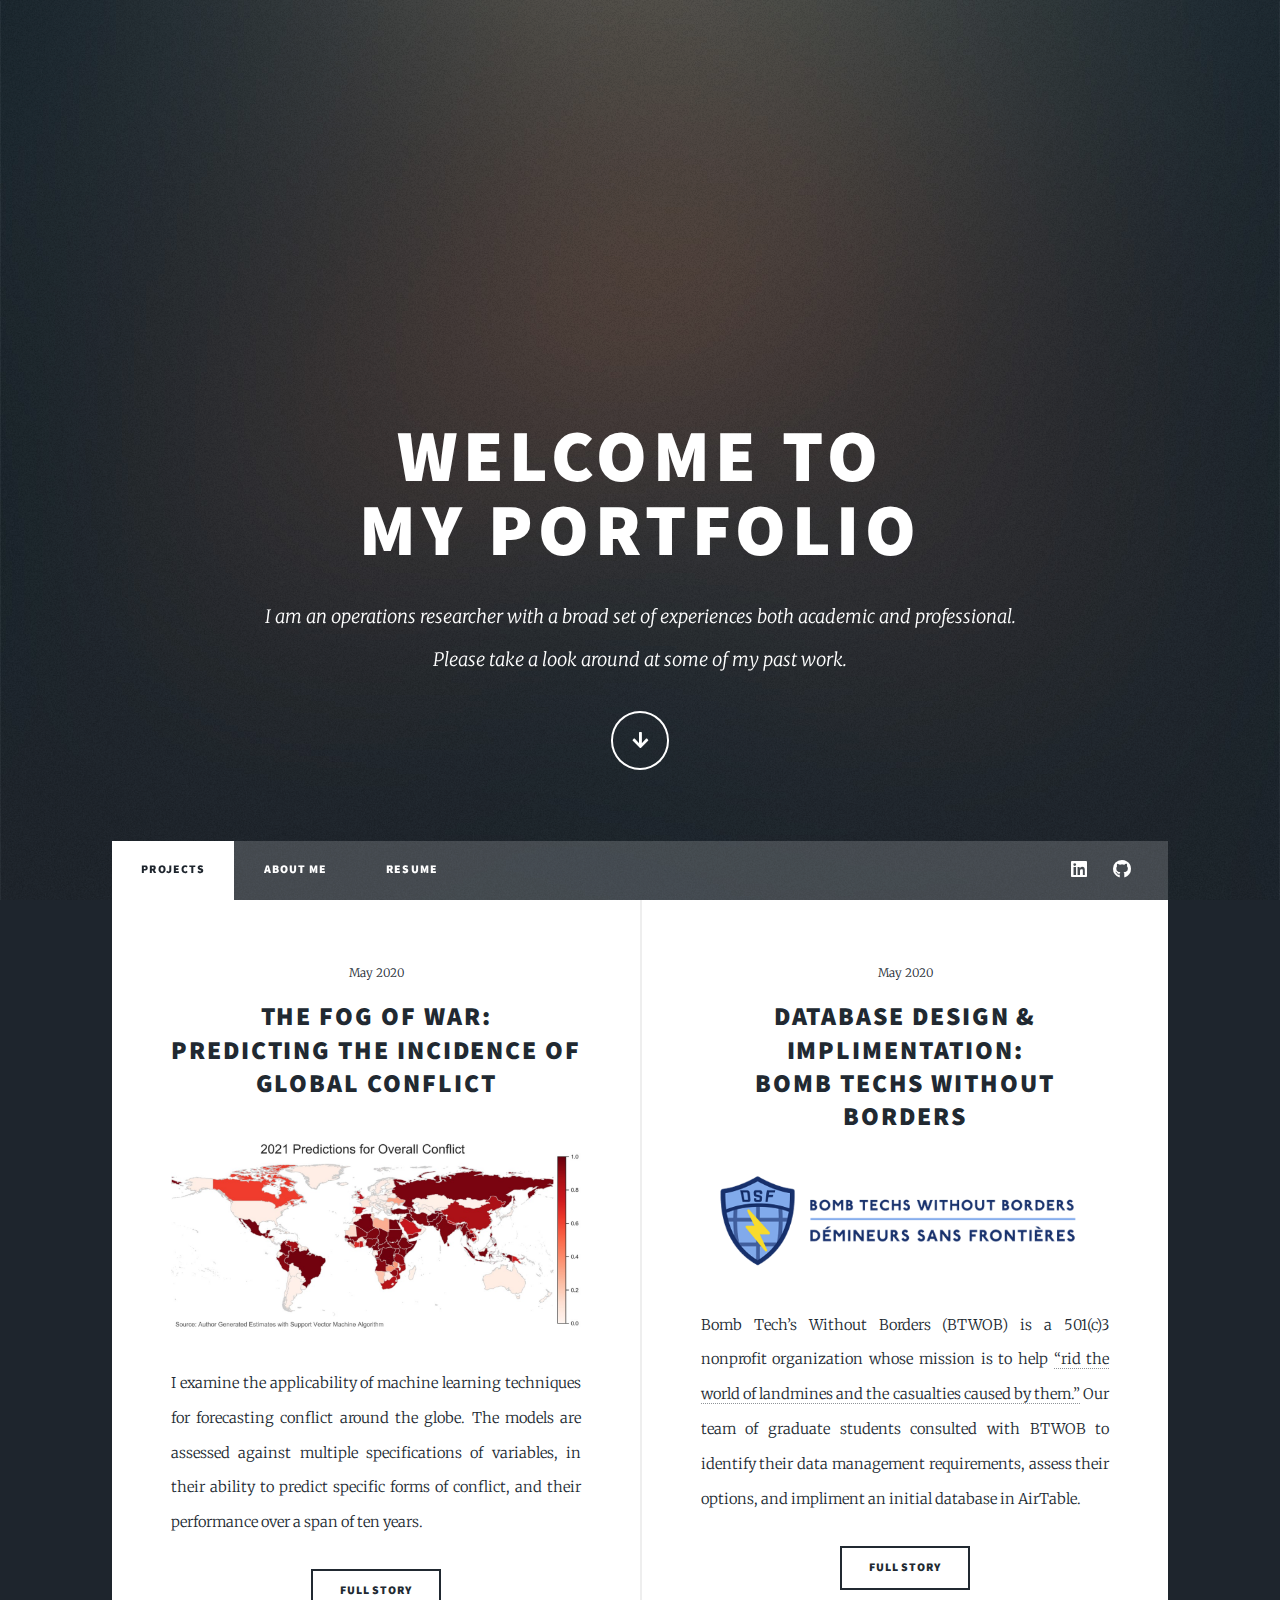
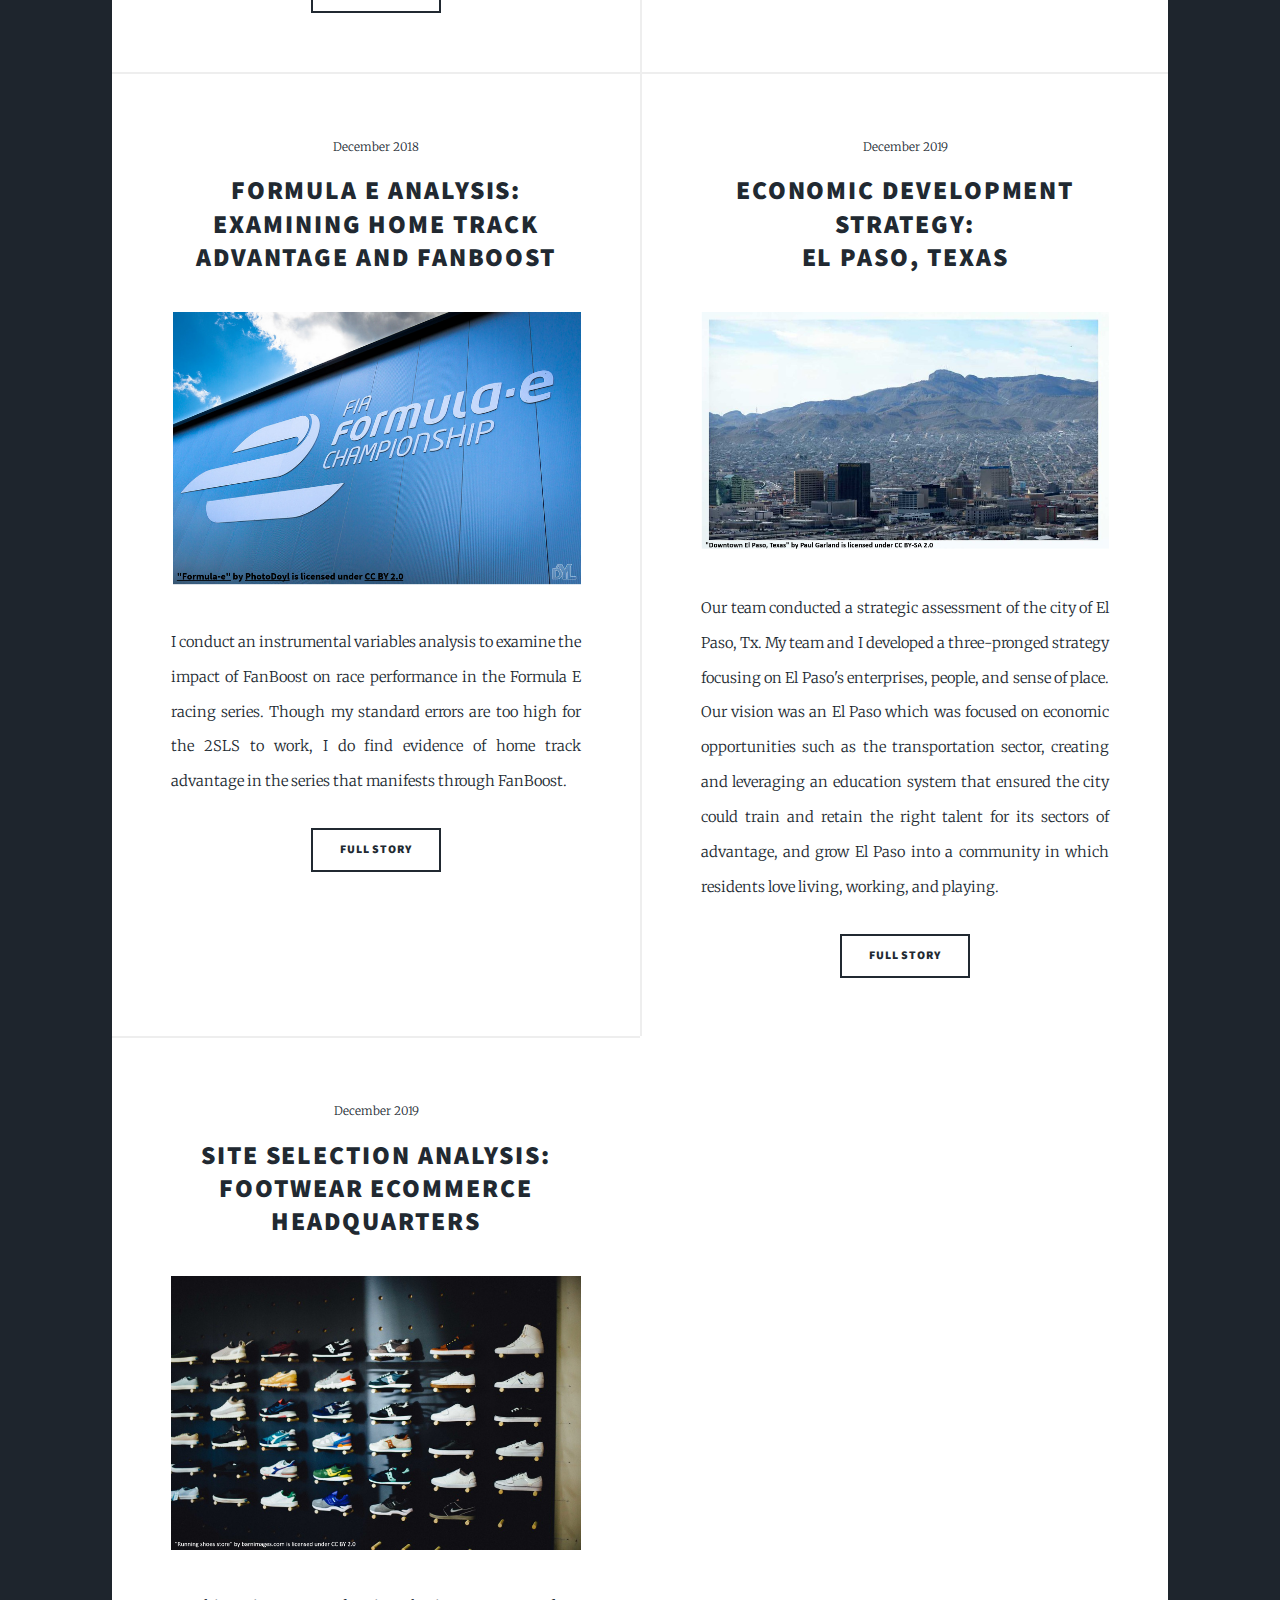
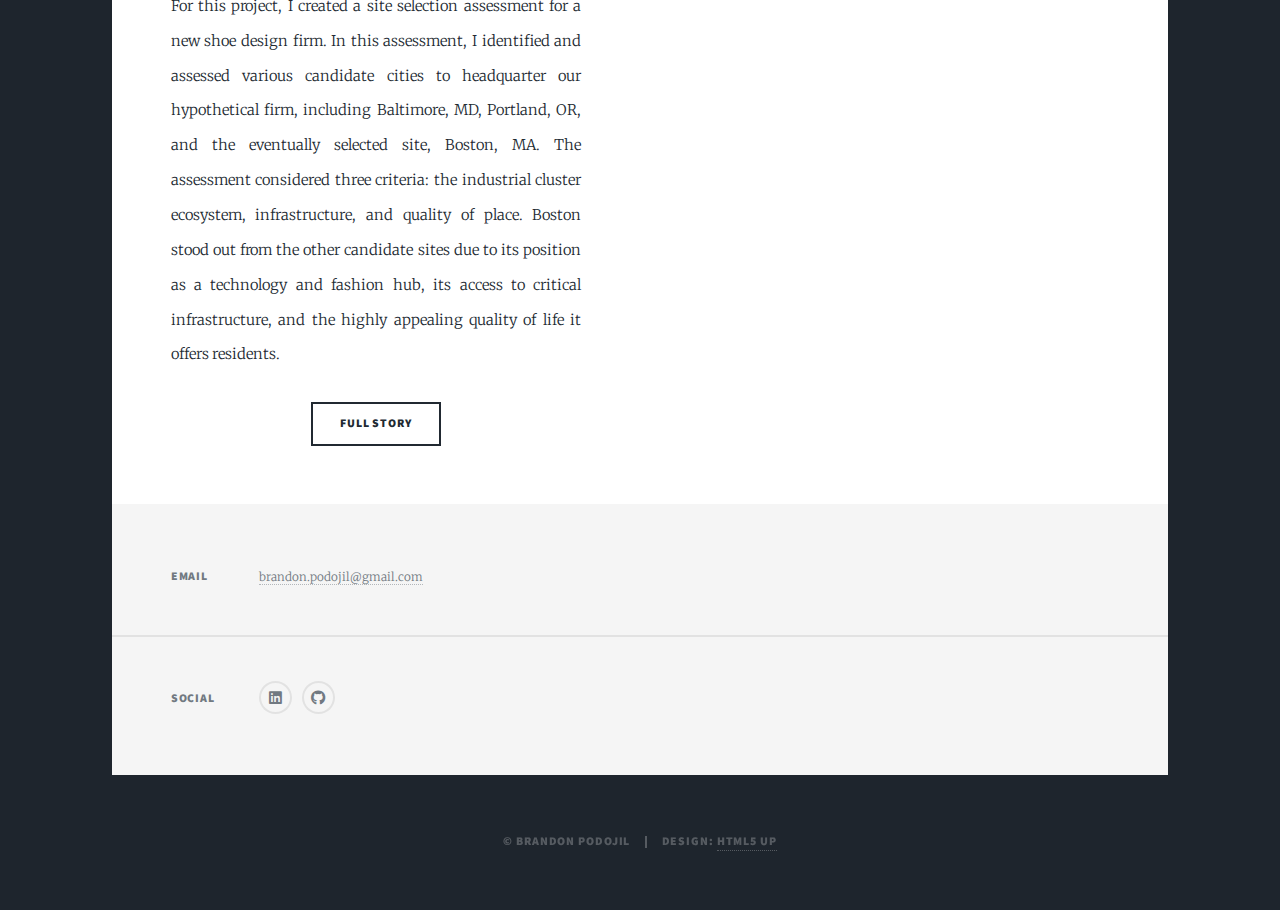
<file: index.html>
<!DOCTYPE HTML>
<!--
	Massively by HTML5 UP
	html5up.net | @ajlkn
	Free for personal and commercial use under the CCA 3.0 license (html5up.net/license)
-->
<html>
	<head>
		<title>Portfolio Home</title>
		<meta charset="utf-8" />
		<meta name="viewport" content="width=device-width, initial-scale=1, user-scalable=no" />
		<link rel="stylesheet" href="assets/css/main.css" />
		<noscript><link rel="stylesheet" href="assets/css/noscript.css" /></noscript>
	</head>
	<body class="is-preload">

		<!-- Wrapper -->
			<div id="wrapper" class="fade-in">

				<!-- Intro -->
					<div id="intro">
						<h1>Welcome to<br />
						My Portfolio</h1>
						<p>I am an operations researcher with a broad set of experiences both academic and professional.<br />
						Please take a look around at some of my past work.</p>
						<ul class="actions">
							<li><a href="#header" class="button icon solid solo fa-arrow-down scrolly">Continue</a></li>
						</ul>
					</div>

				<!-- Header -->
					<header id="header">
						<a href="index.html" class="logo">Create</a>
					</header>

				<!-- Nav -->
					<nav id="nav">
						<ul class="links">
							<li class="active"><a href="index.html">Projects</a></li>
							<li><a href="aboutme.html">About Me</a></li>
							<li><a href="resume.html">Resume</a></li>
						</ul>
						<ul class="icons">
							<li><a href="https://www.linkedin.com/in/bpodojil" class="icon brands fa-linkedin"><span class="label">LinkedIn</span></a></li>
							<li><a href="https://github.com/bpodojil/" class="icon brands fa-github"><span class="label">GitHub</span></a></li>
						</ul>
					</nav>

				<!-- Main -->
					<div id="main">

						<!-- Posts -->
							<section class="posts">
								<article>
									<header>
										<span class="date">May 2020</span>
										<h2><a href="thesis.html">The Fog of War:<br />
										Predicting the Incidence of Global Conflict</a></h2>
									</header>
									<a href="thesis.html" class="image fit"><img src="images/conflict_pred.jpg" alt="" /></a>
									<p>I examine the applicability of machine learning techniques for forecasting conflict around the globe. The models are assessed against multiple specifications of variables, in their ability to predict specific forms of conflict, and their performance over a span of ten years.</a></p>
									<ul class="actions special">
										<li><a href="thesis.html" class="button">Full Story</a></li>
									</ul>
								</article>
								<article>
									<header>
										<span class="date">May 2020</span>
										<h2><a href="projects/btwob/BTWOB_Report.pdf">Database Design & Implimentation:<br />
										Bomb Techs Without Borders</a></h2>
									</header>
									<a href="projects/btwob/BTWOB_Report.pdf" class="image fit"><img src="images/btwob.jpg" alt="" /></a>
									<p>Bomb Tech’s Without Borders (BTWOB) is a 501(c)3 nonprofit organization whose mission is to help <a href="https://www.youtube.com/watch?v=Vjl0c-HTkmA&feature=emb_logo">“rid the world of landmines and the casualties caused by them.”</a> Our team of graduate students consulted with BTWOB to identify their data management requirements, assess their options, and impliment an initial database in AirTable.</p>
									<ul class="actions special">
										<li><a href="projects/btwob/BTWOB_Report.pdf" class="button">Full Story</a></li>
									</ul>
								</article>
								<article>
									<header>
										<span class="date">December 2018</span>
										<h2><a href="projects/formulaEFanboost/FormulaE_Paper.pdf">Formula E Analysis:<br />
										Examining Home Track Advantage and FanBoost</a></h2>
									</header>
									<a href="projects/formulaEFanboost/FormulaE_Paper.pdf" class="image fit"><img src="images/formulae.jpg" alt="" /></a>
									<p>I conduct an instrumental variables analysis to examine the impact of FanBoost on race performance in the Formula E racing series. Though my standard errors are too high for the 2SLS to work, I do find evidence of home track advantage in the series that manifests through FanBoost.</p>
									<ul class="actions special">
										<li><a href="projects/formulaEFanboost/FormulaE_Paper.pdf" class="button">Full Story</a></li>
									</ul>
								</article>
								<article>
									<header>
										<span class="date">December 2019</span>
										<h2><a href="ElPasoProject.html">Economic Development Strategy:<br />
										El Paso, Texas</a></h2>
									</header>
									<a href="ElPasoProject.html" class="image fit"><img src="images/elpaso.png" alt="" /></a>
									<p>Our team conducted a strategic assessment of the city of El Paso, Tx. My team and I developed a three-pronged strategy focusing on El Paso's enterprises, people, and sense of place. Our vision was an El Paso which was focused on
						economic opportunities such as the transportation sector, creating and leveraging an education system that ensured the city could train and retain the right talent for its sectors of advantage, and grow El Paso into a community in which residents love living, working, and playing.</p>
									<ul class="actions special">
										<li><a href="ElPasoProject.html" class="button">Full Story</a></li>
									</ul>
								</article>
								<article>
									<header>
										<span class="date">December 2019</span>
										<h2><a href="SiteSelection.html">Site Selection Analysis:<br />
										Footwear eCommerce Headquarters</a></h2>
									</header>
									<a href="SiteSelection.html" class="image fit"><img src="images/shoes.png" alt="" /></a>
									<p>For this project, I created a site selection assessment for a new shoe design firm. In this assessment, I identified and assessed various candidate cities to headquarter our hypothetical firm, including Baltimore, MD, Portland, OR, and the eventually selected site, Boston, MA. The assessment considered three criteria: the industrial cluster ecosystem, infrastructure, and quality of place. Boston stood out from the other candidate sites due to its position as a technology and fashion hub, its access to critical infrastructure, and the highly appealing quality of life it offers residents.</p>
									<ul class="actions special">
										<li><a href="SiteSelection.html" class="button">Full Story</a></li>
									</ul>
								</article>
							</section>

					</div>

				<!-- Footer -->
					<footer id="footer">
						<section class="split contact">
							<section>
								<h3>Email</h3>
								<p><a href="mailto:brandon.podojil@gmail.com">brandon.podojil@gmail.com</a></p>
							</section>
							<section>
								<h3>Social</h3>
								<ul class="icons alt">
									<li><a href="https://www.linkedin.com/in/bpodojil" class="icon brands fa-linkedin"><span class="label">LinkedIn</span></a></li>
									<li><a href="https://github.com/bpodojil/" class="icon brands fa-github"><span class="label">GitHub</span></a></li>
								</ul>
							</section>
						</section>
					</footer>

				<!-- Copyright -->
					<div id="copyright">
						<ul><li>&copy; Brandon Podojil</li><li>Design: <a href="https://html5up.net">HTML5 UP</a></li></ul>
					</div>

			</div>

		<!-- Scripts -->
			<script src="assets/js/jquery.min.js"></script>
			<script src="assets/js/jquery.scrollex.min.js"></script>
			<script src="assets/js/jquery.scrolly.min.js"></script>
			<script src="assets/js/browser.min.js"></script>
			<script src="assets/js/breakpoints.min.js"></script>
			<script src="assets/js/util.js"></script>
			<script src="assets/js/main.js"></script>

	</body>
</html>
</file>
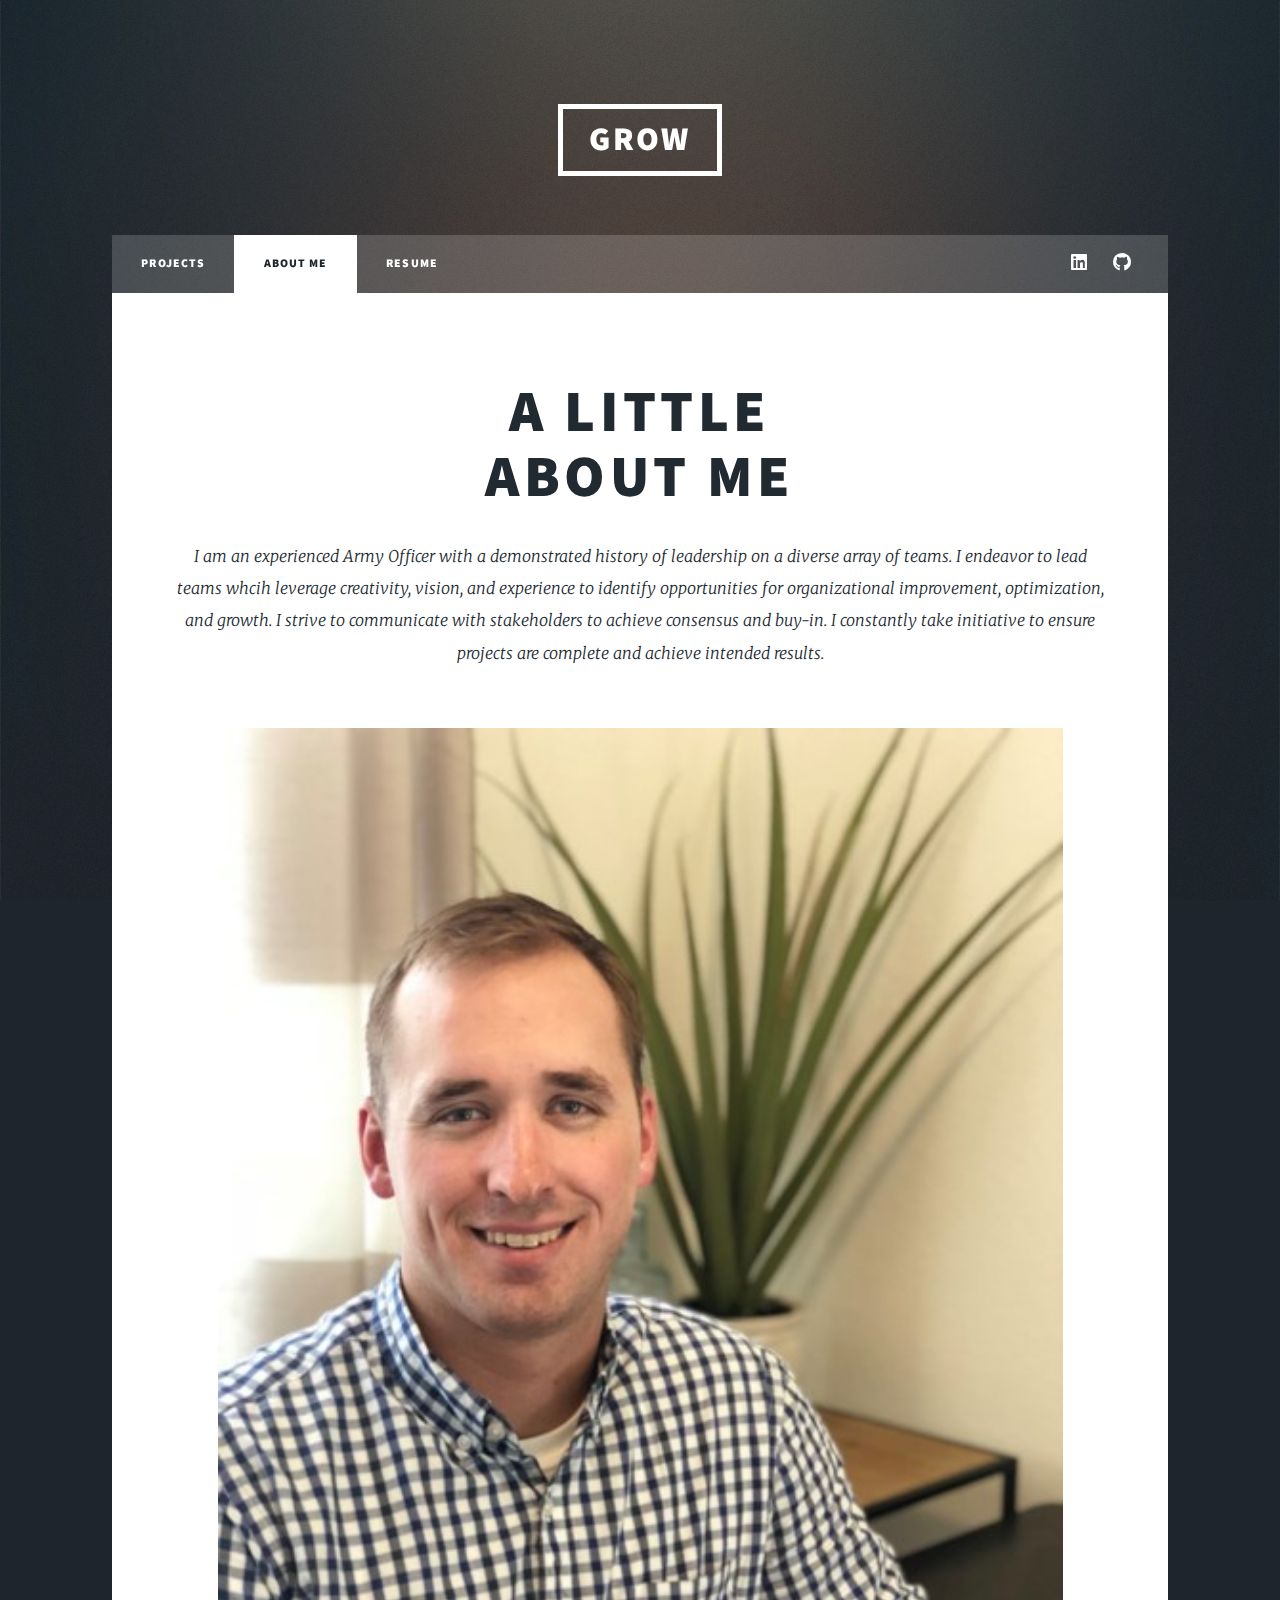
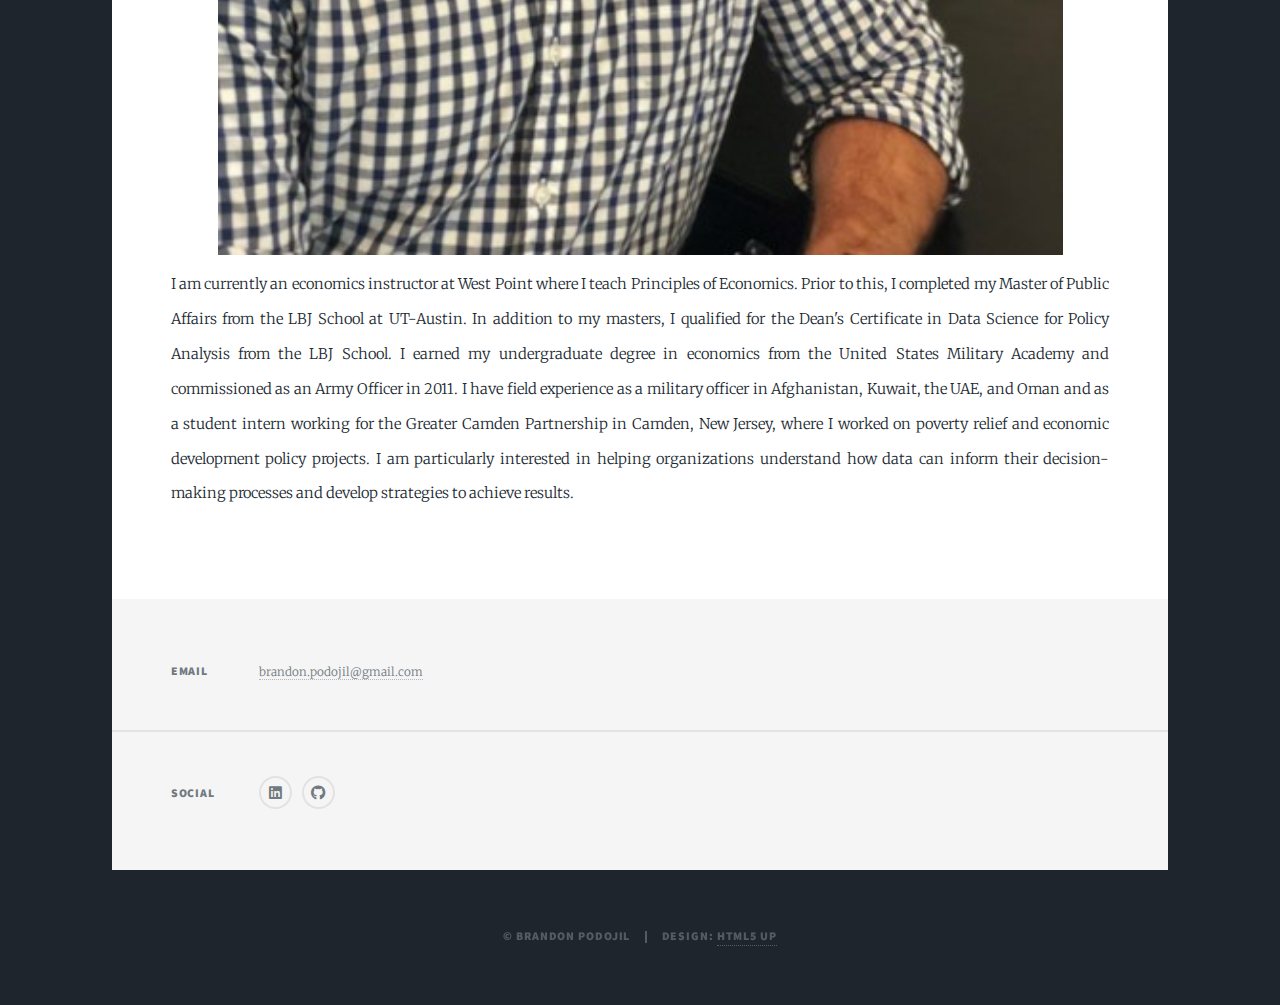
<file: aboutme.html>
<!DOCTYPE HTML>
<!--
	Massively by HTML5 UP
	html5up.net | @ajlkn
	Free for personal and commercial use under the CCA 3.0 license (html5up.net/license)
-->
<html>
	<head>
		<title>About Me - Brandon Podojil's Portfolio</title>
		<meta charset="utf-8" />
		<meta name="viewport" content="width=device-width, initial-scale=1, user-scalable=no" />
		<link rel="stylesheet" href="assets/css/main.css" />
		<noscript><link rel="stylesheet" href="assets/css/noscript.css" /></noscript>
	</head>
	<body class="is-preload">

		<!-- Wrapper -->
			<div id="wrapper">

				<!-- Header -->
					<header id="header">
						<a href="index.html" class="logo">Grow</a>
					</header>

				<!-- Nav -->
					<nav id="nav">
						<ul class="links">
							<li><a href="index.html">Projects</a></li>
							<li class="active"><a href="aboutme.html">About Me</a></li>
							<li><a href="resume.html">Resume</a></li>
						</ul>
						<ul class="icons">
							<li><a href="https://www.linkedin.com/in/bpodojil" class="icon brands fa-linkedin"><span class="label">LinkedIn</span></a></li>
							<li><a href="https://github.com/bpodojil/" class="icon brands fa-github"><span class="label">GitHub</span></a></li>
						</ul>
					</nav>

				<!-- Main -->
					<div id="main">

						<!-- Post -->
							<section class="post">
								<header class="major">
									<h1>A Little<br />
									About Me</h1>
									<p>I am an experienced Army Officer with a demonstrated history of leadership on a diverse array of teams.
									I endeavor to lead teams whcih leverage creativity, vision, and experience to identify opportunities for organizational improvement, optimization, and growth.
									I strive to communicate with stakeholders to achieve consensus and buy-in. I constantly take initiative to ensure projects are complete and achieve intended results.</p>
								</header>
								<center><div id="image.main"><img src="images/headshot.jpg" width="845" height="1127" alt="professional headshot"/></div></center>
								<p>I am currently an economics instructor at West Point where I teach Principles of Economics. Prior to this, I completed my Master of Public Affairs from the LBJ School at UT-Austin. In addition to my masters, I qualified for the Dean's Certificate in Data Science for Policy Analysis from the LBJ School. I earned my undergraduate degree in economics from the United States Military Academy and commissioned as an Army Officer in 2011. I have field experience as a military officer in Afghanistan, Kuwait, the UAE, and Oman and as a student intern working for the Greater Camden Partnership in Camden, New Jersey, where I worked on poverty relief and economic development policy projects. I am particularly interested in helping organizations understand how data can inform their decision-making processes and develop strategies to achieve results.</p>
							</section>

					</div>
				<!-- Footer -->
				<footer id="footer">
						<section class="split contact">
							<section>
								<h3>Email</h3>
								<p><a href="mailto:brandon.podojil@gmail.com">brandon.podojil@gmail.com</a></p>
							</section>
							<section>
								<h3>Social</h3>
								<ul class="icons alt">
									<li><a href="https://www.linkedin.com/in/bpodojil" class="icon brands fa-linkedin"><span class="label">LinkedIn</span></a></li>
									<li><a href="https://github.com/bpodojil/" class="icon brands fa-github"><span class="label">GitHub</span></a></li>
								</ul>
							</section>
						</section>
					</footer>

				<!-- Copyright -->
					<div id="copyright">
						<ul><li>&copy; Brandon Podojil</li><li>Design: <a href="https://html5up.net">HTML5 UP</a></li></ul>
					</div>

			</div>

		<!-- Scripts -->
			<script src="assets/js/jquery.min.js"></script>
			<script src="assets/js/jquery.scrollex.min.js"></script>
			<script src="assets/js/jquery.scrolly.min.js"></script>
			<script src="assets/js/browser.min.js"></script>
			<script src="assets/js/breakpoints.min.js"></script>
			<script src="assets/js/util.js"></script>
			<script src="assets/js/main.js"></script>

	</body>
</html>
</file>
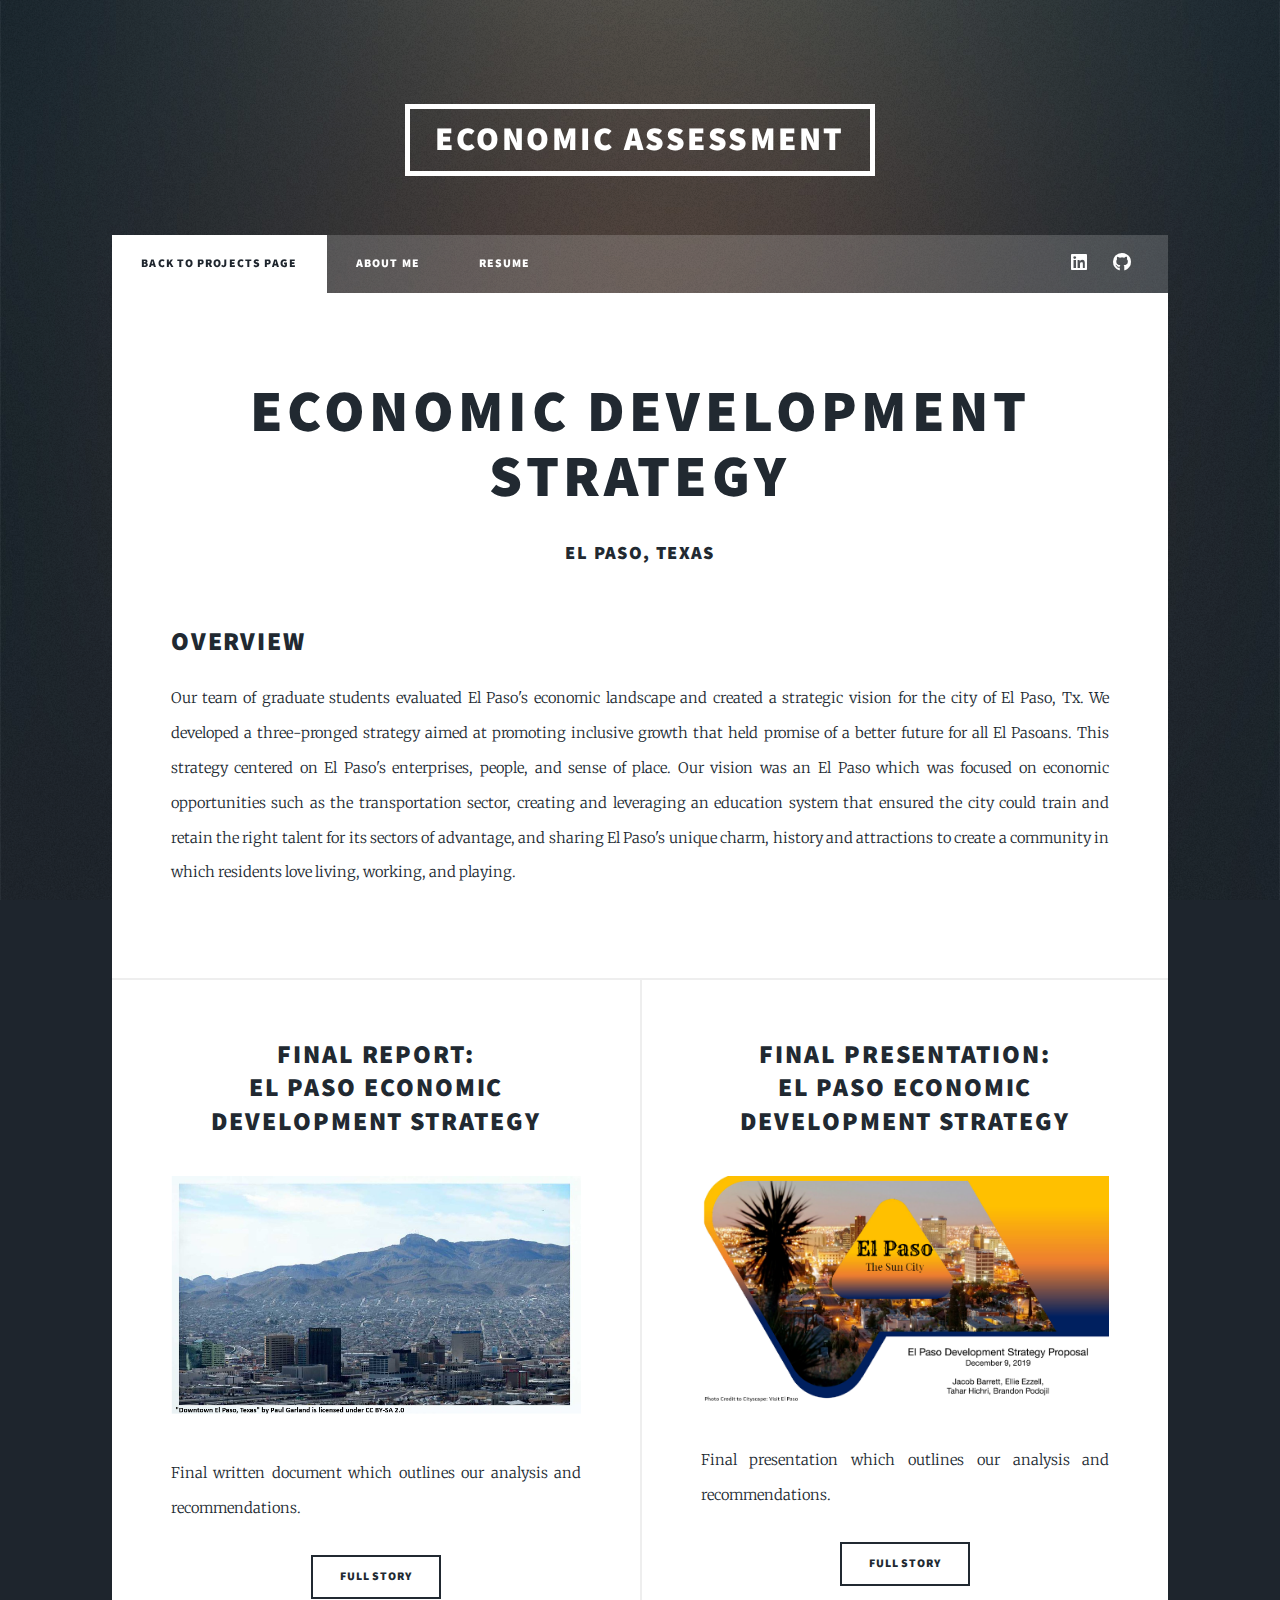
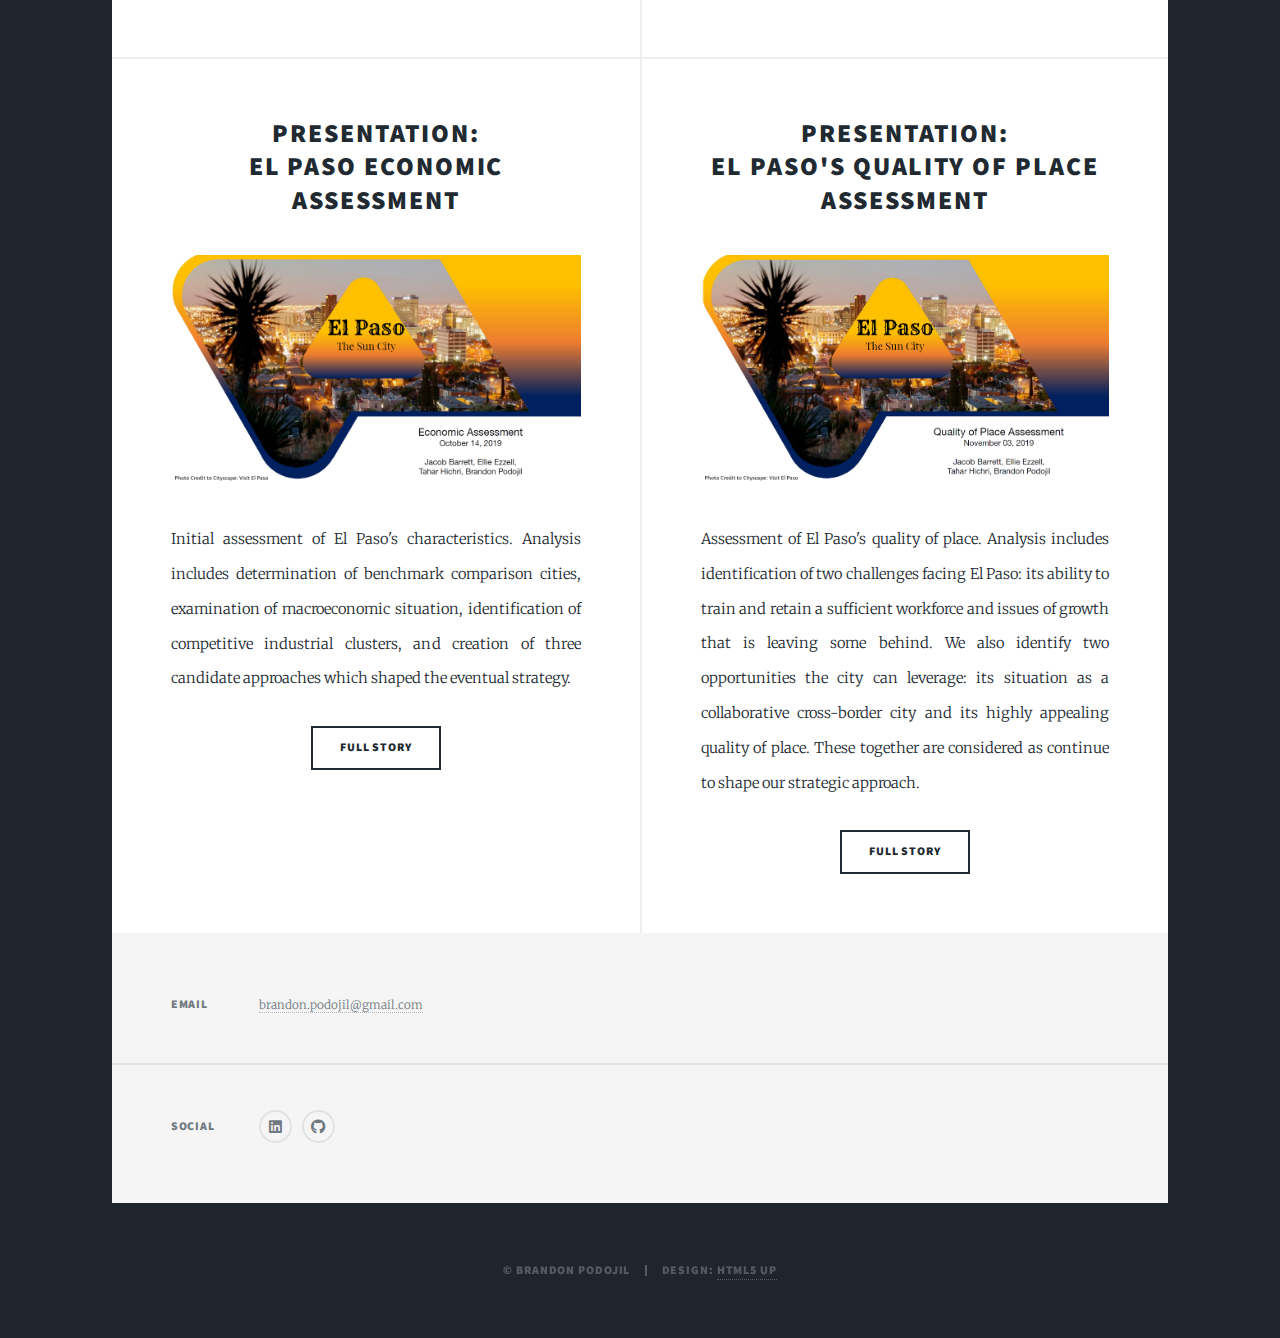
<file: ElPasoProject.html>
<!DOCTYPE HTML>
<!--
	Massively by HTML5 UP
	html5up.net | @ajlkn
	Free for personal and commercial use under the CCA 3.0 license (html5up.net/license)
-->
<html>
	<head>
		<title>El Paso Economic Strategy</title>
		<meta charset="utf-8" />
		<meta name="viewport" content="width=device-width, initial-scale=1, user-scalable=no" />
		<link rel="stylesheet" href="assets/css/main.css" />
		<noscript><link rel="stylesheet" href="assets/css/noscript.css" /></noscript>
	</head>
	<body class="is-preload">

		<!-- Wrapper -->
			<div id="wrapper" class="fade-in">

				<!-- Header -->
					<header id="header">
						<a href="index.html" class="logo">Economic Assessment</a>
					</header>

				<!-- Nav -->
					<nav id="nav">
						<ul class="links">
							<li class="active"><a href="index.html">Back to Projects Page</a></li>
							<li><a href="aboutme.html">About Me</a></li>
							<li><a href="resume.html">Resume</a></li>
						</ul>
						<ul class="icons">
							<li><a href="https://www.linkedin.com/in/bpodojil" class="icon brands fa-linkedin"><span class="label">LinkedIn</span></a></li>
							<li><a href="https://github.com/bpodojil/" class="icon brands fa-github"><span class="label">GitHub</span></a></li>
						</ul>
					</nav>

				<!-- Main -->
					<div id="main">
							<section class="post">
								<header class="major">
									<h2>Economic Development Strategy</h2>
									
									<h3>El Paso, Texas</h3>
								</header>
								<h2>Overview</h2>
								<p>Our team of graduate students evaluated El Paso's economic landscape and created a strategic vision for the city of El Paso, Tx. 
									We developed a three-pronged strategy aimed at promoting inclusive growth that held promise of a better future for all El Pasoans. This strategy 
									centered on El Paso's enterprises, people, and sense of place. Our vision was an El Paso 
									which was focused on economic opportunities such as the transportation sector, creating and leveraging an education system that ensured 
									the city could train and retain the right talent for its sectors of advantage, and sharing El Paso's unique charm, history and attractions to create a community
									in which residents love living, working, and playing.</p>
							</section>
						<!-- Posts -->
							<section class="posts">
								<article>
									<header>
										<h2><a href="projects/elpaso/El Paso Final Report.pdf">Final Report:<br />
										El Paso Economic Development Strategy</a></h2>
									</header>
									<a href="projects/elpaso/El Paso Final Report.pdf" class="image fit"><img src="images/elpaso.png" alt="" /></a>
									<p>Final written document which outlines our analysis and recommendations.</a></p>
									<ul class="actions special">
										<li><a href="projects/elpaso/El Paso Final Report.pdf" class="button">Full Story</a></li>
									</ul>
								</article>
								<article>
									<header>
										<h2><a href="projects/elpaso/El Paso Strategy Presentation.pdf">Final Presentation:<br />
										El Paso Economic Development Strategy</a></h2>
									</header>
									<a href="projects/elpaso/El Paso Strategy Presentation.pdf" class="image fit"><img src="images/elpasostrategy.png" alt="" /></a>
									<p>Final presentation which outlines our analysis and recommendations.</a></p>
									<ul class="actions special">
										<li><a href="projects/elpaso/El Paso Strategy Presentation.pdf" class="button">Full Story</a></li>
									</ul>
								</article>
								<article>
									<header>
										<h2><a href="projects/elpaso/El Paso Economic Assessment.pdf">Presentation:<br />
										El Paso Economic Assessment</a></h2>
									</header>
									<a href="projects/elpaso/El Paso Economic Assessment.pdf" class="image fit"><img src="images/elpasoeconassessment.png" alt="" /></a>
									<p>Initial assessment of El Paso's characteristics. Analysis includes determination of benchmark comparison cities, examination of macroeconomic situation, identification of competitive industrial clusters, and creation of three candidate approaches which shaped the eventual strategy.</a></p>
									<ul class="actions special">
										<li><a href="projects/elpaso/El Paso Economic Assessment.pdf" class="button">Full Story</a></li>
									</ul>
								</article>
								<article>
									<header>
										<h2><a href="projects/elpaso/El Paso Quality of Place.pdf">Presentation:<br />
										El Paso's Quality of Place Assessment</a></h2>
									</header>
									<a href="projects/elpaso/El Paso Quality of Place.pdf" class="image fit"><img src="images/elpasoquality.png" alt="" /></a>
									<p>Assessment of El Paso's quality of place. Analysis includes identification of two challenges facing El Paso: its ability to train and retain a sufficient workforce and issues of growth that is leaving some behind. We also identify two opportunities the city can leverage: its situation as a collaborative cross-border city and its highly appealing quality of place. These together are considered as continue to shape our strategic approach.</a></p>
									<ul class="actions special">
										<li><a href="projects/elpaso/El Paso Quality of Place.pdf" class="button">Full Story</a></li>
									</ul>
								</article>
							</section>

					</div>

				<!-- Footer -->
					<footer id="footer">
						<section class="split contact">
							<section>
								<h3>Email</h3>
								<p><a href="mailto:brandon.podojil@gmail.com">brandon.podojil@gmail.com</a></p>
							</section>
							<section>
								<h3>Social</h3>
								<ul class="icons alt">
									<li><a href="https://www.linkedin.com/in/bpodojil" class="icon brands fa-linkedin"><span class="label">LinkedIn</span></a></li>
									<li><a href="https://github.com/bpodojil/" class="icon brands fa-github"><span class="label">GitHub</span></a></li>
								</ul>
							</section>
						</section>
					</footer>

				<!-- Copyright -->
					<div id="copyright">
						<ul><li>&copy; Brandon Podojil</li><li>Design: <a href="https://html5up.net">HTML5 UP</a></li></ul>
					</div>

			</div>

		<!-- Scripts -->
			<script src="assets/js/jquery.min.js"></script>
			<script src="assets/js/jquery.scrollex.min.js"></script>
			<script src="assets/js/jquery.scrolly.min.js"></script>
			<script src="assets/js/browser.min.js"></script>
			<script src="assets/js/breakpoints.min.js"></script>
			<script src="assets/js/util.js"></script>
			<script src="assets/js/main.js"></script>

	</body>
</html>
</file>
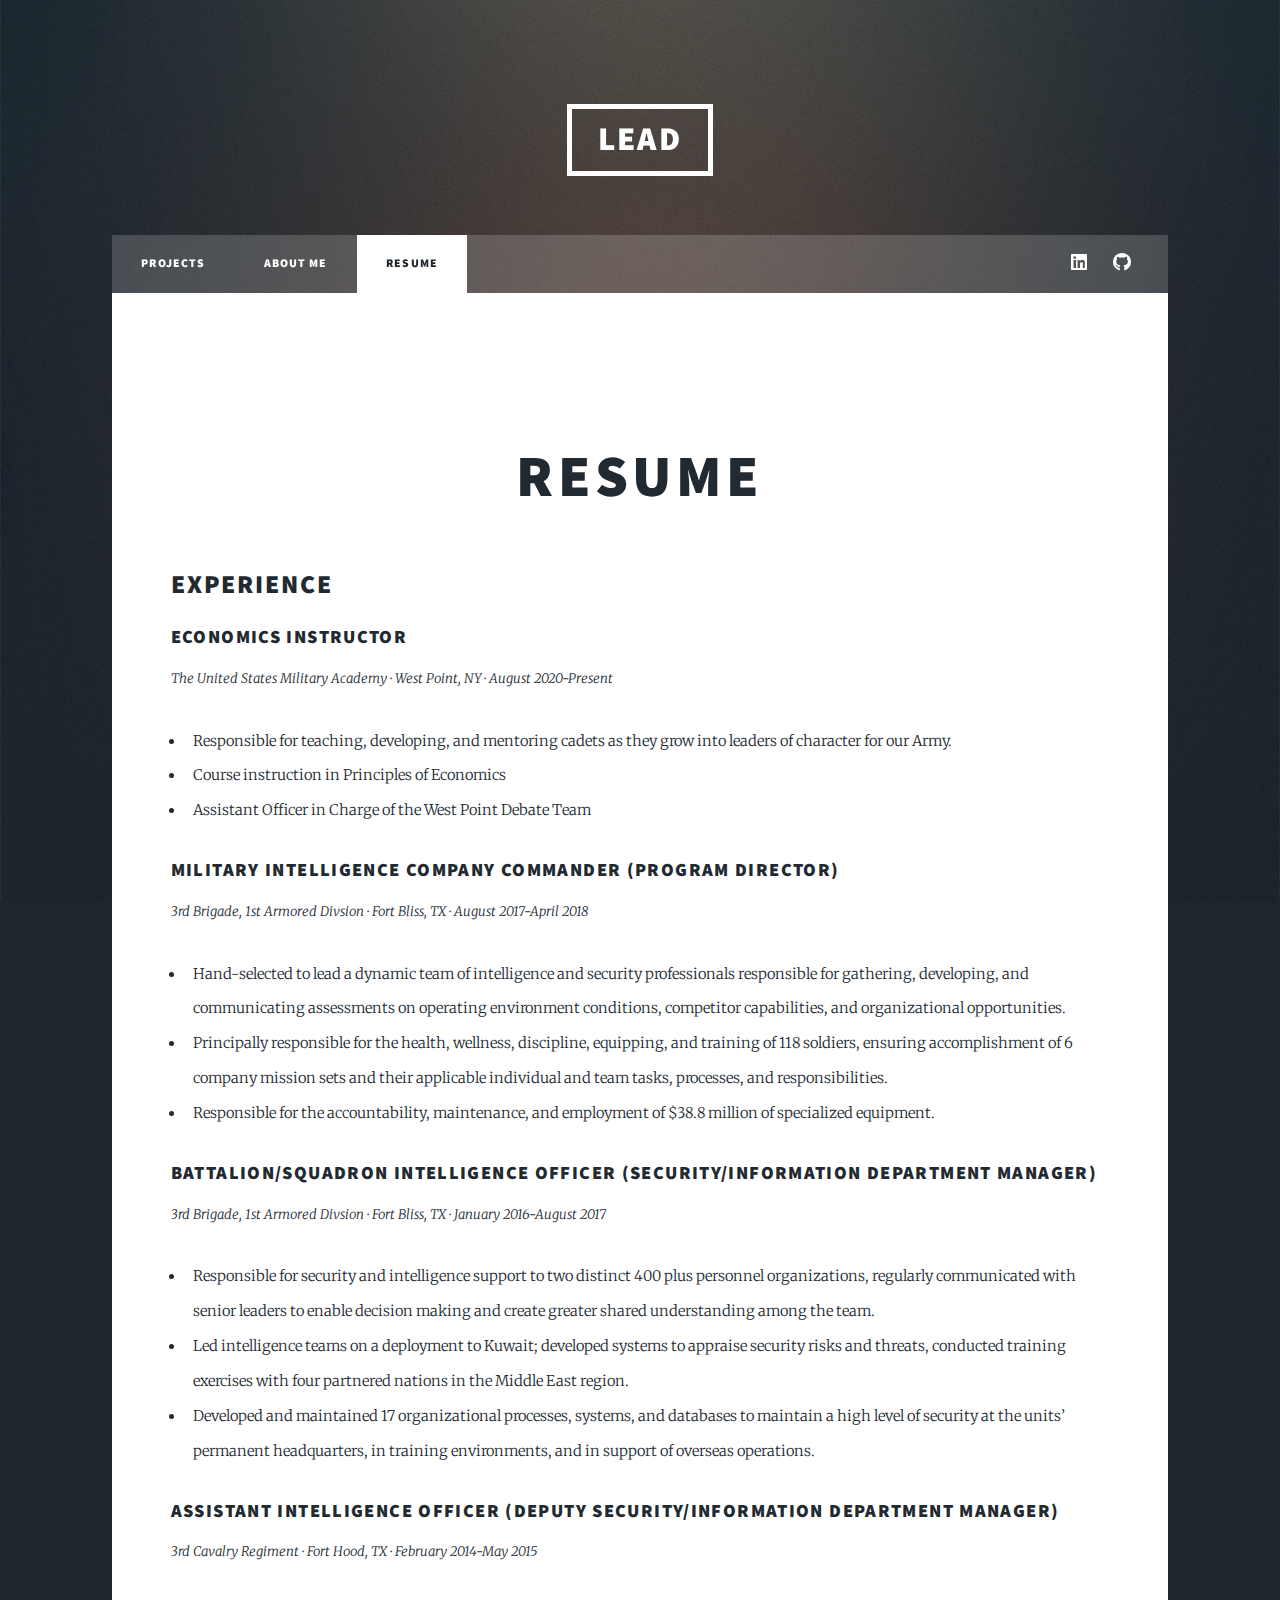
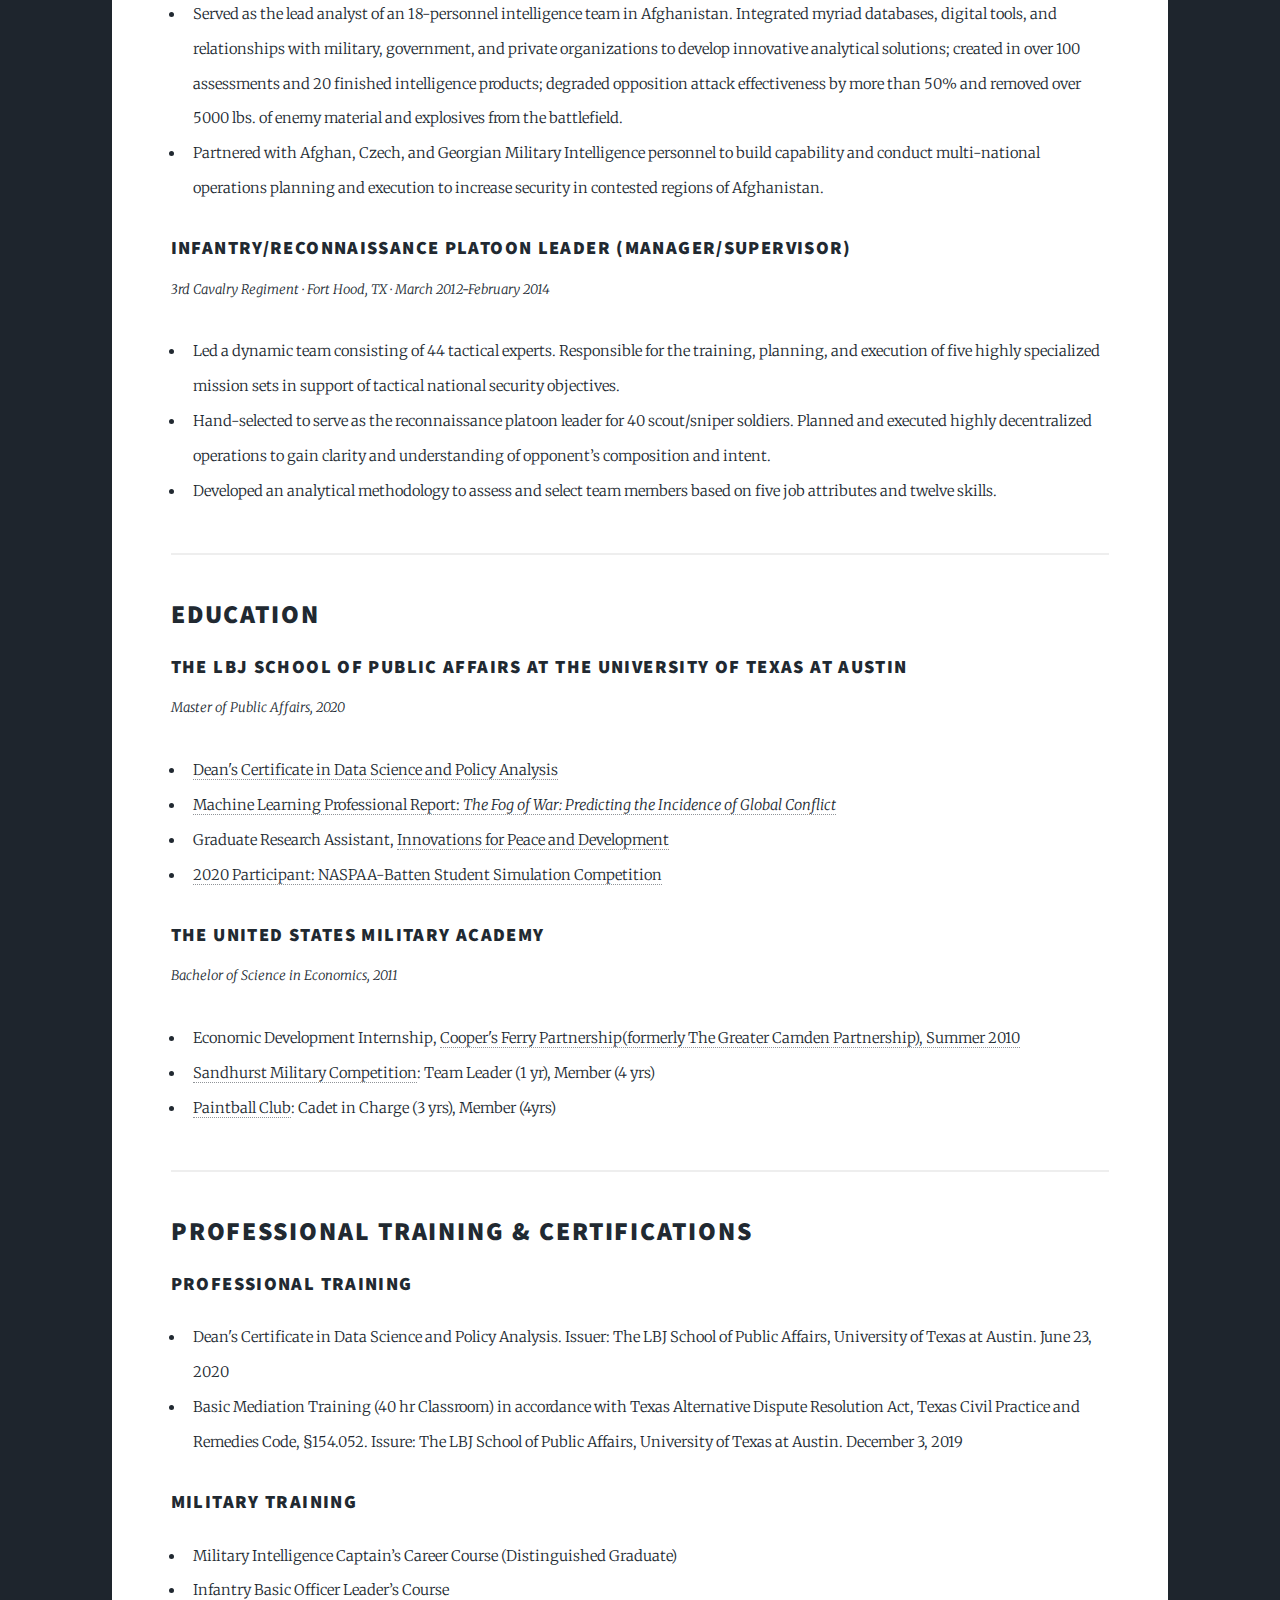
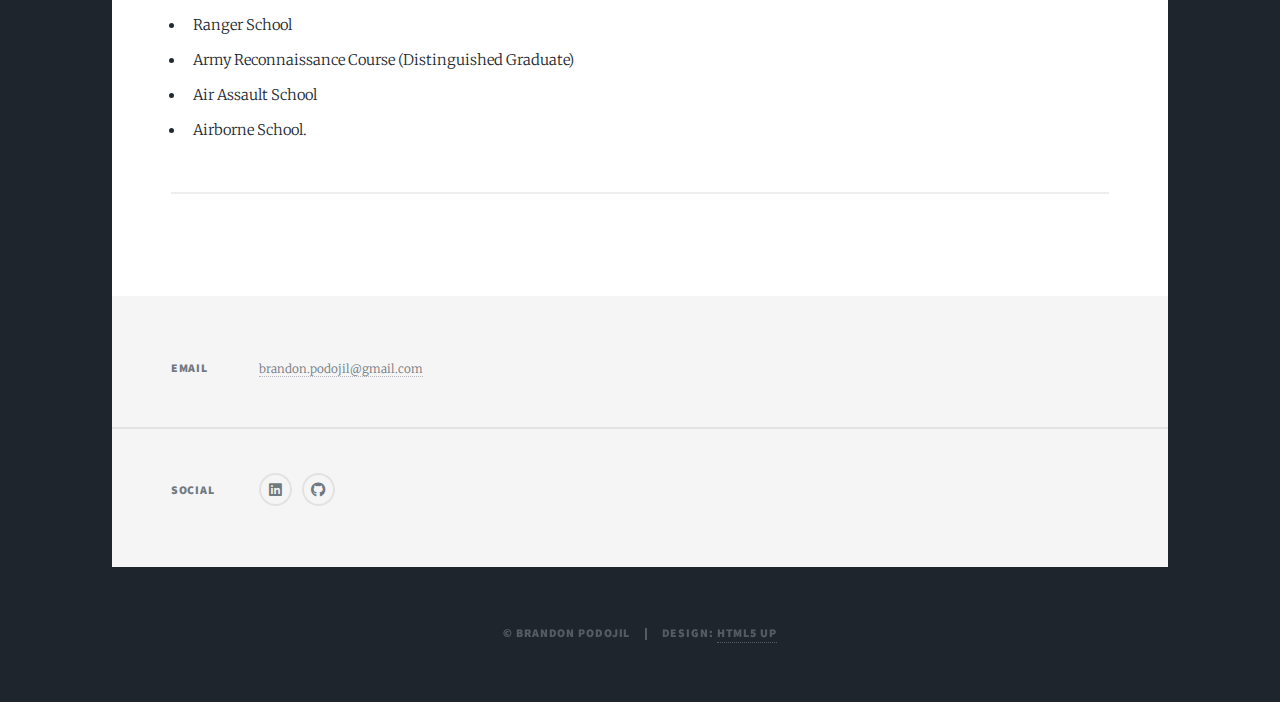
<file: resume.html>
<!DOCTYPE HTML>
<!--
	Massively by HTML5 UP
	html5up.net | @ajlkn
	Free for personal and commercial use under the CCA 3.0 license (html5up.net/license)
-->
<html>
	<head>
		<title>Resume - Brandon Podojil's Portfolio</title>
		<meta charset="utf-8" />
		<meta name="viewport" content="width=device-width, initial-scale=1, user-scalable=no" />
		<link rel="stylesheet" href="assets/css/main.css" />
		<noscript><link rel="stylesheet" href="assets/css/noscript.css" /></noscript>
	</head>
	<body class="is-preload">

		<!-- Wrapper -->
			<div id="wrapper">

				<!-- Header -->
					<header id="header">
						<a href="index.html" class="logo">Lead</a>
					</header>

				<!-- Nav -->
					<nav id="nav">
						<ul class="links">
							<li><a href="index.html">Projects</a></li>
							<li><a href="aboutme.html">About Me</a></li>
							<li class="active"><a href="resume.html">Resume</a></li>
						</ul>
						<ul class="icons">
							<li><a href="https://www.linkedin.com/in/bpodojil" class="icon brands fa-linkedin"><span class="label">LinkedIn</span></a></li>
							<li><a href="https://github.com/bpodojil/" class="icon brands fa-github"><span class="label">GitHub</span></a></li>
						</ul>
					</nav>

				<!-- Main -->
					<div id="main">

						<!-- Post -->
							<section class="post">
								<header class="major">
									<h1><br />
									Resume</h1>
								</header>							
									
									<h2>Experience</h2>
									<header>
										<h3>Economics Instructor</h3>
										<p><i>The United States Military Academy</i> · West Point, NY · August 2020-Present</p>
									</header>
									<ul>
												<li>Responsible for teaching, developing, and mentoring cadets as they grow into leaders of character for our Army.</li>
												<li>Course instruction in Principles of Economics</li>
												<li>Assistant Officer in Charge of the West Point Debate Team</li>
									</ul>
									<header>
										<h3>Military Intelligence Company Commander (Program Director)</h3>
										<p><i>3rd Brigade, 1st Armored Divsion</i> · Fort Bliss, TX · August 2017-April 2018</p>
									</header>
									<ul>
												<li>Hand-selected to lead a dynamic team of intelligence and security professionals responsible for gathering, developing, and communicating assessments on operating environment conditions, competitor capabilities, and organizational opportunities.</li>
												<li>Principally responsible for the health, wellness, discipline, equipping, and training of 118 soldiers, ensuring accomplishment of 6 company mission sets and their applicable individual and team tasks, processes, and responsibilities.</li>
												<li>Responsible for the accountability, maintenance, and employment of $38.8 million of specialized equipment.</li>
									</ul>
									<header>
										<h3>Battalion/Squadron Intelligence Officer (Security/Information Department Manager)</h3>
										<p><i>3rd Brigade, 1st Armored Divsion</i> · Fort Bliss, TX · January 2016-August 2017</p>
									</header>
									<ul>
												<li>Responsible for security and intelligence support to two distinct 400 plus personnel organizations, regularly communicated with senior leaders to enable decision making and create greater shared understanding among the team.</li>
												<li>Led intelligence teams on a deployment to Kuwait; developed systems to appraise security risks and threats, conducted training exercises with four partnered nations in the Middle East region.</li>
												<li>Developed and maintained 17 organizational processes, systems, and databases to maintain a high level of security at the units’ permanent headquarters, in training environments, and in support of overseas operations.</li>
									</ul>
									<header>
										<h3>Assistant Intelligence Officer (Deputy Security/Information Department Manager)</h3>
										<p><i>3rd Cavalry Regiment</i> · Fort Hood, TX · February 2014-May 2015</p>
									</header>
									<ul>
												<li>Served as the lead analyst of an 18-personnel intelligence team in Afghanistan. Integrated myriad databases, digital tools, and relationships with military, government, and private organizations to develop innovative analytical solutions; created in over 100 assessments and 20 finished intelligence products; degraded opposition attack effectiveness by more than 50% and removed over 5000 lbs. of enemy material and explosives from the battlefield.</li>
												<li>Partnered with Afghan, Czech, and Georgian Military Intelligence personnel to build capability and conduct multi-national operations planning and execution to increase security in contested regions of Afghanistan.</li>												
									</ul>
									<header>
										<h3>Infantry/Reconnaissance Platoon Leader (Manager/Supervisor)</h3>
										<p><i>3rd Cavalry Regiment</i> · Fort Hood, TX · March 2012-February 2014</p>
									</header>
									<ul>
												<li>Led a dynamic team consisting of 44 tactical experts. Responsible for the training, planning, and execution of five highly specialized mission sets in support of tactical national security objectives.</li>
												<li>Hand-selected to serve as the reconnaissance platoon leader for 40 scout/sniper soldiers. Planned and executed highly decentralized operations to gain clarity and understanding of opponent’s composition and intent.</li>
												<li>Developed an analytical methodology to assess and select team members based on five job attributes and twelve skills.</li>
									</ul>
									<hr />
									<h2>Education</h2>
									<header>
										<h3>The LBJ School of Public Affairs at the University of Texas at Austin</h3>
										<p><i>Master of Public Affairs</i>, 2020</p>
									</header>
									<ul>
												<li><a href="https://lbj.utexas.edu/mpaff-lbj-school-deans-certificate-program">Dean's Certificate in Data Science and Policy Analysis</li>
												<li><a href="assets/files/professionalReport/Final_FogOfWar.pdf">Machine Learning Professional Report: <i>The Fog of War: Predicting the Incidence of Global Conflict</i></a></li>
												<li>Graduate Research Assistant, <a href="http://www.ipdutexas.org/">Innovations for Peace and Development</a></li>
												<li><a href="https://www.naspaa.org/innovative-teaching/student-simulation-competition">2020 Participant: NASPAA-Batten Student Simulation Competition</a></li>												
									</ul>
									<header>
										<h3>The United States Military Academy</h3>
										<p><i>Bachelor of Science in Economics</i>, 2011</p>
									</header>
									<ul>
												<li>Economic Development Internship, <a href="https://coopersferry.com/"> Cooper's Ferry Partnership(formerly The Greater Camden Partnership), Summer 2010</li>
												<li><a href="https://en.wikipedia.org/wiki/Sandhurst_Competition">Sandhurst Military Competition</a>: Team Leader (1 yr), Member (4 yrs)</li>
												<li><a href="https://www.imdb.com/title/tt11764200/">Paintball Club</a>: Cadet in Charge (3 yrs), Member (4yrs)</li>
									</ul>
									<hr />
									<h2>Professional Training & Certifications</h2>
									<header>
										<h3>Professional Training</h3>
									</header>
									<ul>
												<li>Dean's Certificate in Data Science and Policy Analysis. Issuer: The LBJ School of Public Affairs, University of Texas at Austin. June 23, 2020</li>
												<li>Basic Mediation Training (40 hr Classroom) in accordance with Texas Alternative Dispute Resolution Act, Texas Civil Practice and Remedies Code, §154.052. Issure: The LBJ School of Public Affairs, University of Texas at Austin. December 3, 2019</li>												
									</ul>
									
									<header>
										<h3>Military Training</h3>
									</header>
									<ul>
										<li>Military Intelligence Captain’s Career Course (Distinguished Graduate)</li>
										<li>Infantry Basic Officer Leader’s Course</li>
										<li>Ranger School</li>
										<li>Army Reconnaissance Course (Distinguished Graduate)</li>
										<li>Air Assault School</li> 
										<li>Airborne School.</li>
									</ul>
									
									<hr />
									
								

								



							</section>

					</div>

				<!-- Footer -->
					<footer id="footer">
						<section class="split contact">
							<section>
								<h3>Email</h3>
								<p><a href="mailto:brandon.podojil@gmail.com">brandon.podojil@gmail.com</a></p>
							</section>
							<section>
								<h3>Social</h3>
								<ul class="icons alt">
									<li><a href="https://www.linkedin.com/in/bpodojil" class="icon brands fa-linkedin"><span class="label">LinkedIn</span></a></li>
									<li><a href="https://github.com/bpodojil/" class="icon brands fa-github"><span class="label">GitHub</span></a></li>
								</ul>
							</section>
						</section>
					</footer>

				<!-- Copyright -->
					<div id="copyright">
						<ul><li>&copy; Brandon Podojil</li><li>Design: <a href="https://html5up.net">HTML5 UP</a></li></ul>
					</div>

			</div>

		<!-- Scripts -->
			<script src="assets/js/jquery.min.js"></script>
			<script src="assets/js/jquery.scrollex.min.js"></script>
			<script src="assets/js/jquery.scrolly.min.js"></script>
			<script src="assets/js/browser.min.js"></script>
			<script src="assets/js/breakpoints.min.js"></script>
			<script src="assets/js/util.js"></script>
			<script src="assets/js/main.js"></script>

	</body>
</html>
</file>
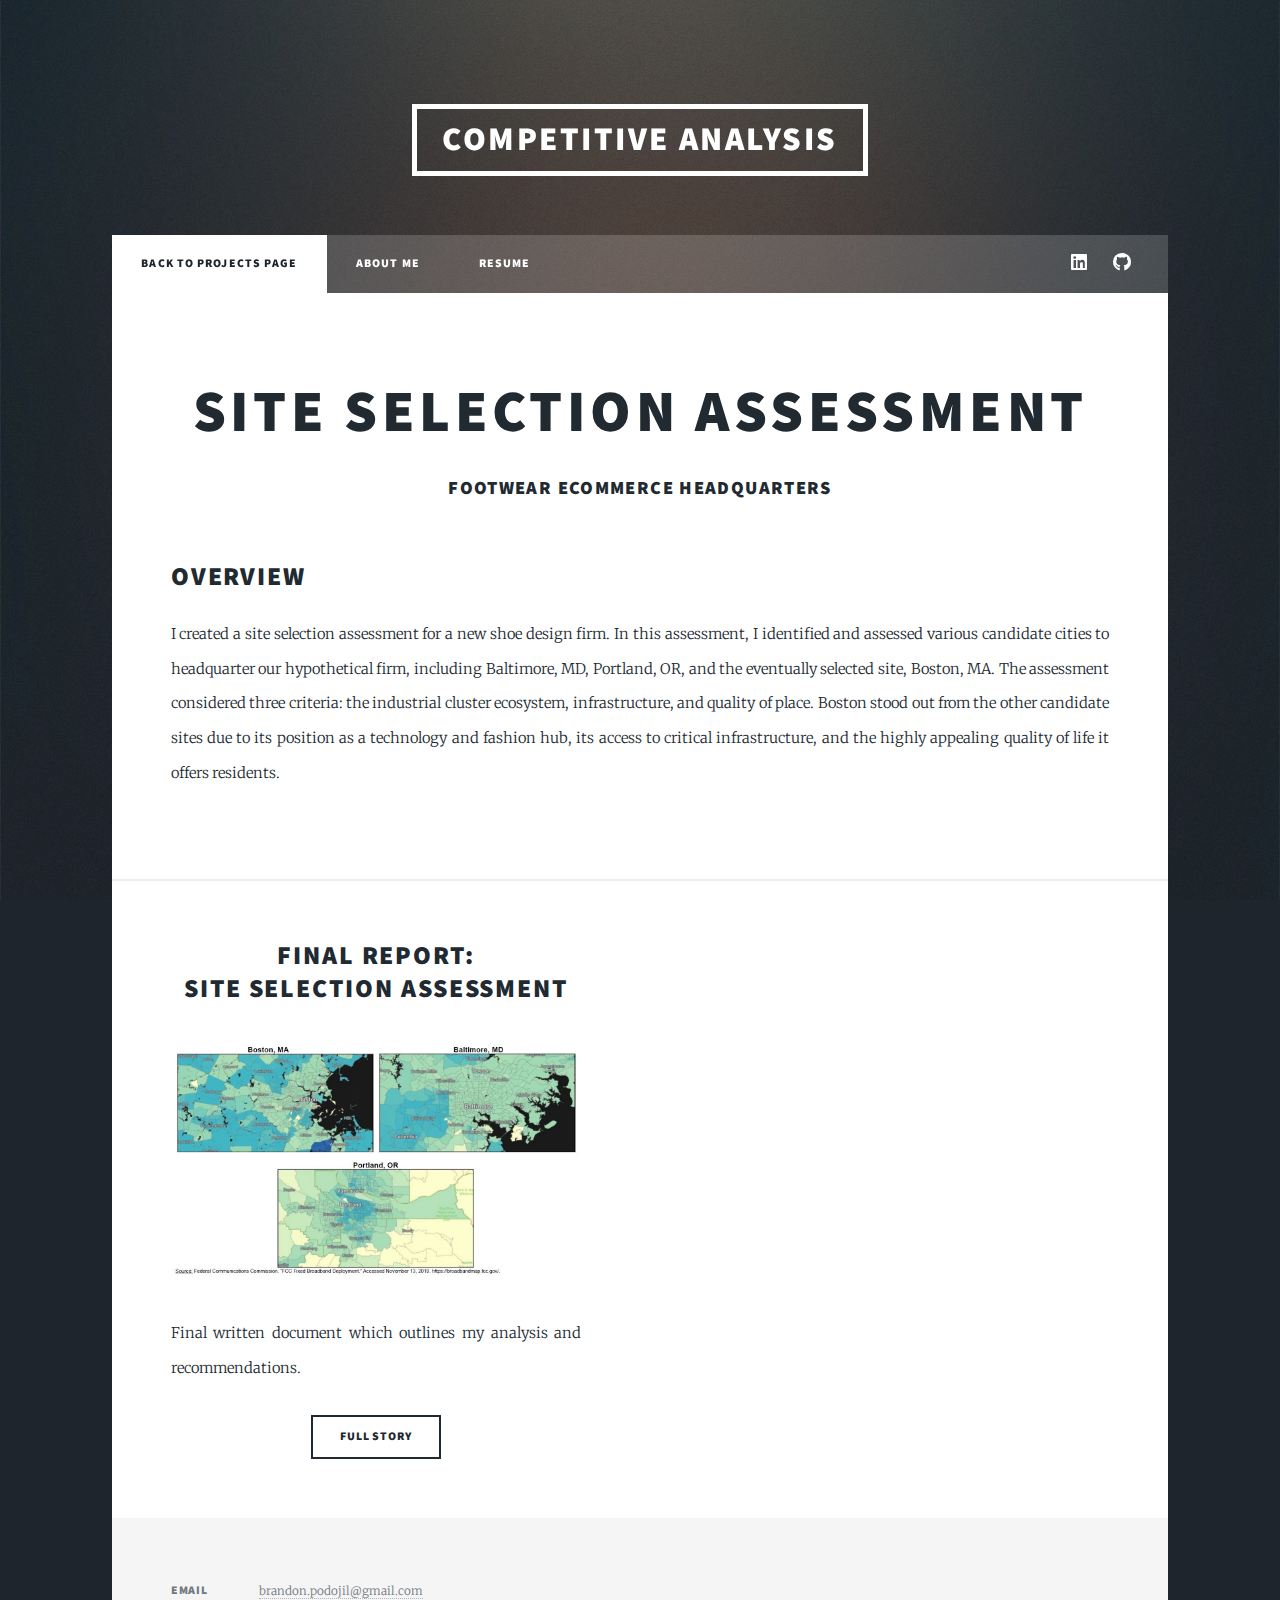
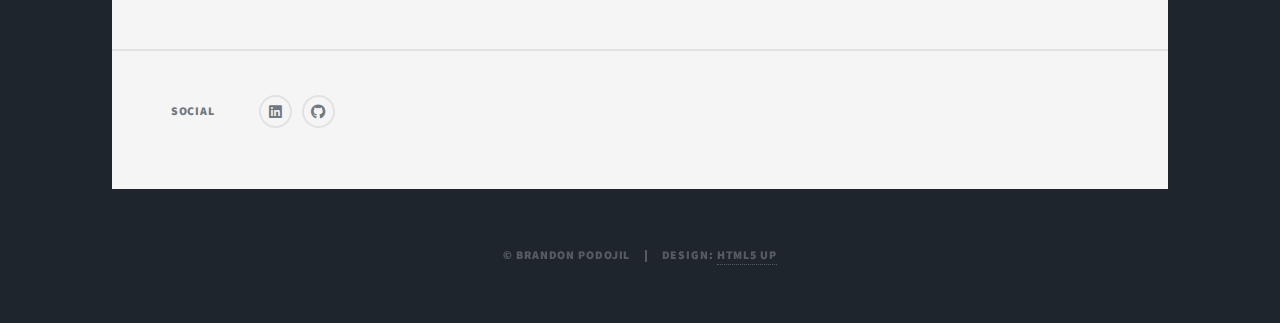
<file: SiteSelection.html>
<!DOCTYPE HTML>
<!--
	Massively by HTML5 UP
	html5up.net | @ajlkn
	Free for personal and commercial use under the CCA 3.0 license (html5up.net/license)
-->
<html>
	<head>
		<title>Enterprise Site Selection</title>
		<meta charset="utf-8" />
		<meta name="viewport" content="width=device-width, initial-scale=1, user-scalable=no" />
		<link rel="stylesheet" href="assets/css/main.css" />
		<noscript><link rel="stylesheet" href="assets/css/noscript.css" /></noscript>
	</head>
	<body class="is-preload">

		<!-- Wrapper -->
			<div id="wrapper" class="fade-in">
				<!-- Header -->
					<header id="header">
						<a href="index.html" class="logo">Competitive Analysis</a>
					</header>

				<!-- Nav -->
					<nav id="nav">
						<ul class="links">
							<li class="active"><a href="index.html">Back to Projects Page</a></li>
							<li><a href="aboutme.html">About Me</a></li>
							<li><a href="resume.html">Resume</a></li>
						</ul>
						<ul class="icons">
							<li><a href="https://www.linkedin.com/in/bpodojil" class="icon brands fa-linkedin"><span class="label">LinkedIn</span></a></li>
							<li><a href="https://github.com/bpodojil/" class="icon brands fa-github"><span class="label">GitHub</span></a></li>
						</ul>
					</nav>

				<!-- Main -->
					<div id="main">
							<section class="post">
								<header class="major">
									<h1>Site Selection Assessment</h1>
									
									<h3>Footwear eCommerce Headquarters</h3>
								</header>
								<h2>Overview</h2>
								<p>I created a site selection assessment for a new shoe design firm. In this assessment, 
								I identified and assessed various candidate cities to headquarter our hypothetical firm, including Baltimore, MD, 
								Portland, OR, and the eventually selected site, Boston, MA. The assessment considered three criteria: the industrial cluster ecosystem, 
								infrastructure, and quality of place. Boston stood out from the other candidate sites due to its position as a technology and fashion hub, 
								its access to critical infrastructure, and the highly appealing quality of life it offers residents.</p>
							</section>

						<!-- Posts -->
							<section class="posts">
								<article>
									<header>
										<h2><a href="projects/shoecompany/Shoe_Site_Selection.pdf">Final Report:<br />
										Site Selection Assessment</a></h2>
									</header>
									<a href="projects/elpaso/shoecompany/Shoe_Site_Selection.pdf" class="image fit"><img src="images/candidates.JPG" alt="" /></a>
									<p>Final written document which outlines my analysis and recommendations.</a></p>
									<ul class="actions special">
										<li><a href="projects/shoecompany/Shoe_Site_Selection.pdf" class="button">Full Story</a></li>
									</ul>
								</article>
								
							</section>

					</div>

				<!-- Footer -->
					<footer id="footer">
						<section class="split contact">
							<section>
								<h3>Email</h3>
								<p><a href="mailto:brandon.podojil@gmail.com">brandon.podojil@gmail.com</a></p>
							</section>
							<section>
								<h3>Social</h3>
								<ul class="icons alt">
									<li><a href="https://www.linkedin.com/in/bpodojil" class="icon brands fa-linkedin"><span class="label">LinkedIn</span></a></li>
									<li><a href="https://github.com/bpodojil/" class="icon brands fa-github"><span class="label">GitHub</span></a></li>
								</ul>
							</section>
						</section>
					</footer>

				<!-- Copyright -->
					<div id="copyright">
						<ul><li>&copy; Brandon Podojil</li><li>Design: <a href="https://html5up.net">HTML5 UP</a></li></ul>
					</div>

			</div>

		<!-- Scripts -->
			<script src="assets/js/jquery.min.js"></script>
			<script src="assets/js/jquery.scrollex.min.js"></script>
			<script src="assets/js/jquery.scrolly.min.js"></script>
			<script src="assets/js/browser.min.js"></script>
			<script src="assets/js/breakpoints.min.js"></script>
			<script src="assets/js/util.js"></script>
			<script src="assets/js/main.js"></script>

	</body>
</html>
</file>
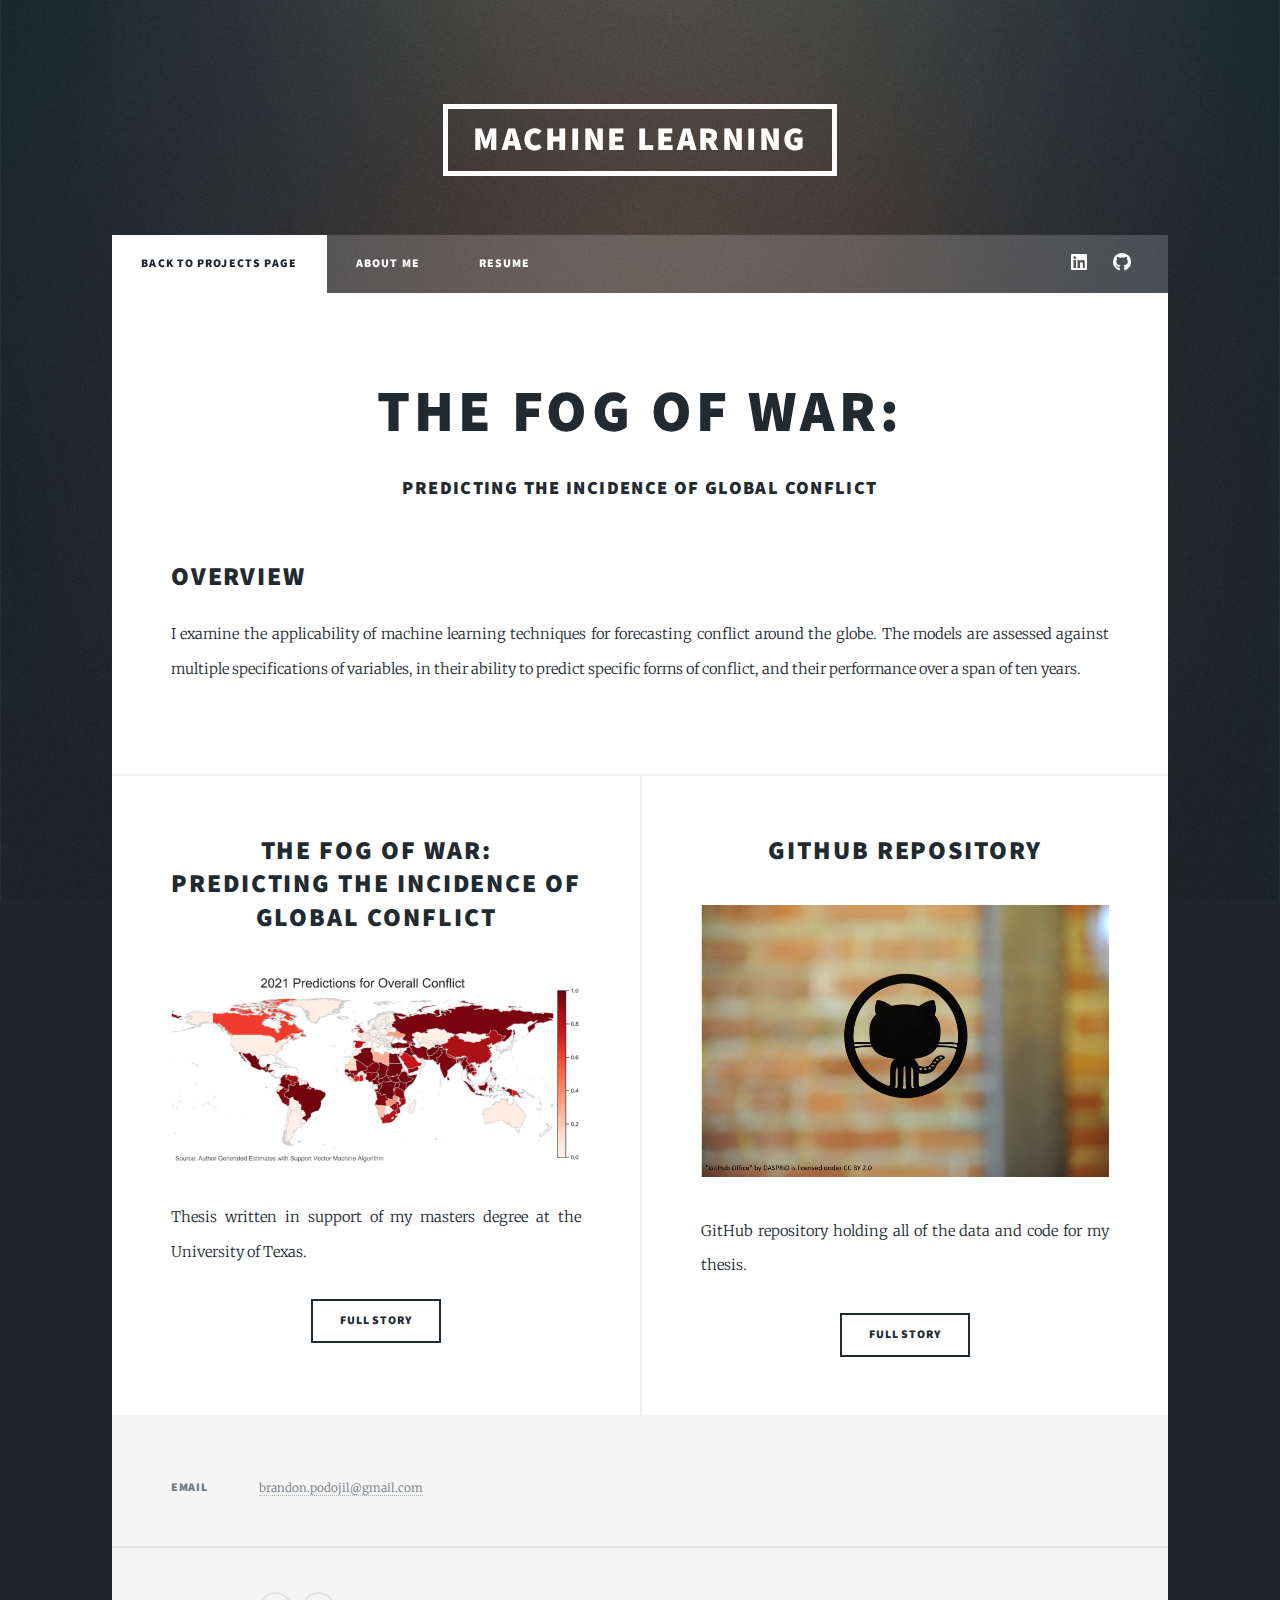
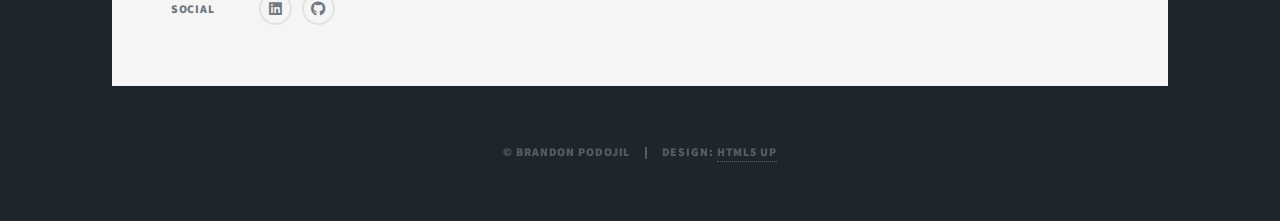
<file: thesis.html>
<!DOCTYPE HTML>
<!--
	Massively by HTML5 UP
	html5up.net | @ajlkn
	Free for personal and commercial use under the CCA 3.0 license (html5up.net/license)
-->
<html>
	<head>
		<title>El Paso Economic Strategy</title>
		<meta charset="utf-8" />
		<meta name="viewport" content="width=device-width, initial-scale=1, user-scalable=no" />
		<link rel="stylesheet" href="assets/css/main.css" />
		<noscript><link rel="stylesheet" href="assets/css/noscript.css" /></noscript>
	</head>
	<body class="is-preload">

		<!-- Wrapper -->
			<div id="wrapper" class="fade-in">

				<!-- Header -->
					<header id="header">
						<a href="index.html" class="logo">Machine Learning</a>
					</header>

				<!-- Nav -->
					<nav id="nav">
						<ul class="links">
							<li class="active"><a href="index.html">Back to Projects Page</a></li>
							<li><a href="aboutme.html">About Me</a></li>
							<li><a href="resume.html">Resume</a></li>
						</ul>
						<ul class="icons">
							<li><a href="https://www.linkedin.com/in/bpodojil" class="icon brands fa-linkedin"><span class="label">LinkedIn</span></a></li>
							<li><a href="https://github.com/bpodojil/" class="icon brands fa-github"><span class="label">GitHub</span></a></li>
						</ul>
					</nav>

				<!-- Main -->
					<div id="main">
							<section class="post">
								<header class="major">
									<h2>The Fog of War:</h2>
									
									<h3>Predicting the Incidence of Global Conflict</h3>
								</header>
								<h2>Overview</h2>
								<p>I examine the applicability of machine learning techniques for forecasting conflict around the globe. 
								The models are assessed against multiple specifications of variables, in their ability to predict specific forms of conflict, 
								and their performance over a span of ten years.</p>
							</section>
						<!-- Posts -->
							<section class="posts">
								<article>
									<header>
										<h2><a href="projects/FogOfWar/FogOfWar.pdf">The Fog of War:<br />
										Predicting the Incidence of Global Conflict</a></h2>
									</header>
									<a href="projects/FogOfWar/FogOfWar.pdf" class="image fit"><img src="images/conflict_pred.jpg" alt="" /></a>
									<p>Thesis written in support of my masters degree at the University of Texas.</a></p>
									<ul class="actions special">
										<li><a href="projects/FogOfWar/FogOfWar.pdf" class="button">Full Story</a></li>
									</ul>
								</article>
								<article>
									<header>
										<h2><a href="https://github.com/bpodojil/Conflict_Prediction">GitHub Repository</a></h2>
									</header>
									<a href="https://github.com/bpodojil/Conflict_Prediction" class="image fit"><img src="images/github.png" alt="" /></a>
									<p>GitHub repository holding all of the data and code for my thesis.</a></p>
									<ul class="actions special">
										<li><a href="https://github.com/bpodojil/Conflict_Prediction" class="button">Full Story</a></li>
									</ul>
								</article>
								
							</section>

					</div>

				<!-- Footer -->
					<footer id="footer">
						<section class="split contact">
							<section>
								<h3>Email</h3>
								<p><a href="mailto:brandon.podojil@gmail.com">brandon.podojil@gmail.com</a></p>
							</section>
							<section>
								<h3>Social</h3>
								<ul class="icons alt">
									<li><a href="https://www.linkedin.com/in/bpodojil" class="icon brands fa-linkedin"><span class="label">LinkedIn</span></a></li>
									<li><a href="https://github.com/bpodojil/" class="icon brands fa-github"><span class="label">GitHub</span></a></li>
								</ul>
							</section>
						</section>
					</footer>

				<!-- Copyright -->
					<div id="copyright">
						<ul><li>&copy; Brandon Podojil</li><li>Design: <a href="https://html5up.net">HTML5 UP</a></li></ul>
					</div>

			</div>

		<!-- Scripts -->
			<script src="assets/js/jquery.min.js"></script>
			<script src="assets/js/jquery.scrollex.min.js"></script>
			<script src="assets/js/jquery.scrolly.min.js"></script>
			<script src="assets/js/browser.min.js"></script>
			<script src="assets/js/breakpoints.min.js"></script>
			<script src="assets/js/util.js"></script>
			<script src="assets/js/main.js"></script>

	</body>
</html>
</file>
<file: assets/css/main.css>
@import url(fontawesome-all.min.css);
@import url("https://fonts.googleapis.com/css?family=Merriweather:300,700,300italic,700italic|Source+Sans+Pro:900");

/*
	Massively by HTML5 UP
	html5up.net | @ajlkn
	Free for personal and commercial use under the CCA 3.0 license (html5up.net/license)
*/

html, body, div, span, applet, object,
iframe, h1, h2, h3, h4, h5, h6, p, blockquote,
pre, a, abbr, acronym, address, big, cite,
code, del, dfn, em, img, ins, kbd, q, s, samp,
small, strike, strong, sub, sup, tt, var, b,
u, i, center, dl, dt, dd, ol, ul, li, fieldset,
form, label, legend, table, caption, tbody,
tfoot, thead, tr, th, td, article, aside,
canvas, details, embed, figure, figcaption,
footer, header, hgroup, menu, nav, output, ruby,
section, summary, time, mark, audio, video {
	margin: 0;
	padding: 0;
	border: 0;
	font-size: 100%;
	font: inherit;
	vertical-align: baseline;}

article, aside, details, figcaption, figure,
footer, header, hgroup, menu, nav, section {
	display: block;}

body {
	line-height: 1;
}

ol, ul {
	list-style: none;
}

blockquote, q {
	quotes: none;
}

	blockquote:before, blockquote:after, q:before, q:after {
		content: '';
		content: none;
	}

table {
	border-collapse: collapse;
	border-spacing: 0;
}

body {
	-webkit-text-size-adjust: none;
}

mark {
	background-color: transparent;
	color: inherit;
}

input::-moz-focus-inner {
	border: 0;
	padding: 0;
}

input, select, textarea {
	-moz-appearance: none;
	-webkit-appearance: none;
	-ms-appearance: none;
	appearance: none;
}

/* Basic */

	@-ms-viewport {
		width: device-width;
	}

	body {
		-ms-overflow-style: scrollbar;
	}

	@media screen and (max-width: 480px) {

		html, body {
			min-width: 320px;
		}

	}

	html {
		box-sizing: border-box;
	}

	*, *:before, *:after {
		box-sizing: inherit;
	}

	body {
		background-color: #1e252d;
	}

		body.is-preload *, body.is-preload *:before, body.is-preload *:after {
			-moz-animation: none !important;
			-webkit-animation: none !important;
			-ms-animation: none !important;
			animation: none !important;
			-moz-transition: none !important;
			-webkit-transition: none !important;
			-ms-transition: none !important;
			transition: none !important;
		}

/* Type */

	html {
		font-size: 16pt;
	}

		@media screen and (max-width: 1680px) {

			html {
				font-size: 12pt;
			}

		}

		@media screen and (max-width: 1280px) {

			html {
				font-size: 11pt;
			}

		}

		@media screen and (max-width: 360px) {

			html {
				font-size: 10pt;
			}

		}

	body {
		color: #212931;
	}

	body, input, select, textarea {
		font-family: "Merriweather", Georgia, serif;
		font-weight: 300;
		font-size: 1rem;
		line-height: 2.375;
	}

	a {
		-moz-transition: color 0.2s ease-in-out, background-color 0.2s ease-in-out, border-color 0.2s ease-in-out, box-shadow 0.2s ease-in-out;
		-webkit-transition: color 0.2s ease-in-out, background-color 0.2s ease-in-out, border-color 0.2s ease-in-out, box-shadow 0.2s ease-in-out;
		-ms-transition: color 0.2s ease-in-out, background-color 0.2s ease-in-out, border-color 0.2s ease-in-out, box-shadow 0.2s ease-in-out;
		transition: color 0.2s ease-in-out, background-color 0.2s ease-in-out, border-color 0.2s ease-in-out, box-shadow 0.2s ease-in-out;
		border-bottom: dotted 1px;
		text-decoration: none;
	}

		a:hover {
			border-bottom-color: transparent;
		}

	strong, b {
		font-weight: 600;
	}

	em, i {
		font-style: italic;
	}

	p {
		text-align: justify;
		margin: 0 0 2rem 0;
	}

	h1, h2, h3, h4, h5, h6 {
		font-family: "Source Sans Pro", Helvetica, sans-serif;
		font-weight: 900;
		line-height: 1.5;
		letter-spacing: 0.075em;
		text-transform: uppercase;
		margin: 0 0 1rem 0;
	}

		h1 a, h2 a, h3 a, h4 a, h5 a, h6 a {
			border-bottom: 0;
			color: inherit;
			text-decoration: none;
		}

	h1 {
		font-size: 4rem;
		line-height: 1.1;
		margin: 0 0 2rem 0;
	}

	h2 {
		font-size: 1.75rem;
		line-height: 1.3;
		margin: 0 0 1.5rem 0;
	}

	h3 {
		font-size: 1.25rem;
		margin: 0 0 1.5rem 0;
	}

	h4 {
		font-size: 1rem;
	}

	h5 {
		font-size: 0.9rem;
	}

	h6 {
		font-size: 0.8rem;
	}

	sub {
		font-size: 0.8rem;
		position: relative;
		top: 0.5rem;
	}

	sup {
		font-size: 0.8rem;
		position: relative;
		top: -0.5rem;
	}

	blockquote {
		border-left: solid 4px;
		font-style: italic;
		margin: 0 0 2rem 0;
		padding: 0.5rem 0 0.5rem 2rem;
	}

	code {
		border: solid 2px;
		font-family: "Courier New", monospace;
		font-size: 0.9rem;
		margin: 0 0.25rem;
		padding: 0.25rem 0.65rem;
	}

	pre {
		-webkit-overflow-scrolling: touch;
		font-family: "Courier New", monospace;
		font-size: 0.9rem;
		margin: 0 0 2rem 0;
	}

		pre code {
			display: block;
			line-height: 1.75;
			padding: 1rem 1.5rem;
			overflow-x: auto;
		}

	hr {
		border: 0;
		border-bottom: solid 2px;
		margin: 3rem 0;
	}

		hr.major {
			margin: 5rem 0;
		}

	.align-left {
		text-align: left;
	}

	.align-center {
		text-align: center;
	}

	.align-right {
		text-align: right;
	}

	input, select, textarea {
		color: #212931;
	}

	a {
		color: #212931;
		border-bottom-color: rgba(33, 41, 49, 0.5);
	}

		a:hover {
			border-bottom-color: transparent;
			color: #18bfef !important;
		}

	strong, b {
		color: #212931;
	}

	h1, h2, h3, h4, h5, h6 {
		color: #212931;
	}

	blockquote {
		border-left-color: #eeeeee;
	}

	code {
		background: rgba(220, 220, 220, 0.25);
		border-color: #eeeeee;
	}

	hr {
		border-bottom-color: #eeeeee;
	}

/* Row */

	.row {
		display: flex;
		flex-wrap: wrap;
		box-sizing: border-box;
		align-items: stretch;
	}

		.row > * {
			box-sizing: border-box;
		}

		.row.gtr-uniform > * > :last-child {
			margin-bottom: 0;
		}

		.row.aln-left {
			justify-content: flex-start;
		}

		.row.aln-center {
			justify-content: center;
		}

		.row.aln-right {
			justify-content: flex-end;
		}

		.row.aln-top {
			align-items: flex-start;
		}

		.row.aln-middle {
			align-items: center;
		}

		.row.aln-bottom {
			align-items: flex-end;
		}

		.row > .imp {
			order: -1;
		}

		.row > .col-1 {
			width: 8.33333%;
		}

		.row > .off-1 {
			margin-left: 8.33333%;
		}

		.row > .col-2 {
			width: 16.66667%;
		}

		.row > .off-2 {
			margin-left: 16.66667%;
		}

		.row > .col-3 {
			width: 25%;
		}

		.row > .off-3 {
			margin-left: 25%;
		}

		.row > .col-4 {
			width: 33.33333%;
		}

		.row > .off-4 {
			margin-left: 33.33333%;
		}

		.row > .col-5 {
			width: 41.66667%;
		}

		.row > .off-5 {
			margin-left: 41.66667%;
		}

		.row > .col-6 {
			width: 50%;
		}

		.row > .off-6 {
			margin-left: 50%;
		}

		.row > .col-7 {
			width: 58.33333%;
		}

		.row > .off-7 {
			margin-left: 58.33333%;
		}

		.row > .col-8 {
			width: 66.66667%;
		}

		.row > .off-8 {
			margin-left: 66.66667%;
		}

		.row > .col-9 {
			width: 75%;
		}

		.row > .off-9 {
			margin-left: 75%;
		}

		.row > .col-10 {
			width: 83.33333%;
		}

		.row > .off-10 {
			margin-left: 83.33333%;
		}

		.row > .col-11 {
			width: 91.66667%;
		}

		.row > .off-11 {
			margin-left: 91.66667%;
		}

		.row > .col-12 {
			width: 100%;
		}

		.row > .off-12 {
			margin-left: 100%;
		}

		.row.gtr-0 {
			margin-top: 0;
			margin-left: 0rem;
		}

			.row.gtr-0 > * {
				padding: 0 0 0 0rem;
			}

			.row.gtr-0.gtr-uniform {
				margin-top: 0rem;
			}

				.row.gtr-0.gtr-uniform > * {
					padding-top: 0rem;
				}

		.row.gtr-25 {
			margin-top: 0;
			margin-left: -0.375rem;
		}

			.row.gtr-25 > * {
				padding: 0 0 0 0.375rem;
			}

			.row.gtr-25.gtr-uniform {
				margin-top: -0.375rem;
			}

				.row.gtr-25.gtr-uniform > * {
					padding-top: 0.375rem;
				}

		.row.gtr-50 {
			margin-top: 0;
			margin-left: -0.75rem;
		}

			.row.gtr-50 > * {
				padding: 0 0 0 0.75rem;
			}

			.row.gtr-50.gtr-uniform {
				margin-top: -0.75rem;
			}

				.row.gtr-50.gtr-uniform > * {
					padding-top: 0.75rem;
				}

		.row {
			margin-top: 0;
			margin-left: -1.5rem;
		}

			.row > * {
				padding: 0 0 0 1.5rem;
			}

			.row.gtr-uniform {
				margin-top: -1.5rem;
			}

				.row.gtr-uniform > * {
					padding-top: 1.5rem;
				}

		.row.gtr-150 {
			margin-top: 0;
			margin-left: -2.25rem;
		}

			.row.gtr-150 > * {
				padding: 0 0 0 2.25rem;
			}

			.row.gtr-150.gtr-uniform {
				margin-top: -2.25rem;
			}

				.row.gtr-150.gtr-uniform > * {
					padding-top: 2.25rem;
				}

		.row.gtr-200 {
			margin-top: 0;
			margin-left: -3rem;
		}

			.row.gtr-200 > * {
				padding: 0 0 0 3rem;
			}

			.row.gtr-200.gtr-uniform {
				margin-top: -3rem;
			}

				.row.gtr-200.gtr-uniform > * {
					padding-top: 3rem;
				}

		@media screen and (max-width: 1680px) {

			.row {
				display: flex;
				flex-wrap: wrap;
				box-sizing: border-box;
				align-items: stretch;
			}

				.row > * {
					box-sizing: border-box;
				}

				.row.gtr-uniform > * > :last-child {
					margin-bottom: 0;
				}

				.row.aln-left {
					justify-content: flex-start;
				}

				.row.aln-center {
					justify-content: center;
				}

				.row.aln-right {
					justify-content: flex-end;
				}

				.row.aln-top {
					align-items: flex-start;
				}

				.row.aln-middle {
					align-items: center;
				}

				.row.aln-bottom {
					align-items: flex-end;
				}

				.row > .imp-xlarge {
					order: -1;
				}

				.row > .col-1-xlarge {
					width: 8.33333%;
				}

				.row > .off-1-xlarge {
					margin-left: 8.33333%;
				}

				.row > .col-2-xlarge {
					width: 16.66667%;
				}

				.row > .off-2-xlarge {
					margin-left: 16.66667%;
				}

				.row > .col-3-xlarge {
					width: 25%;
				}

				.row > .off-3-xlarge {
					margin-left: 25%;
				}

				.row > .col-4-xlarge {
					width: 33.33333%;
				}

				.row > .off-4-xlarge {
					margin-left: 33.33333%;
				}

				.row > .col-5-xlarge {
					width: 41.66667%;
				}

				.row > .off-5-xlarge {
					margin-left: 41.66667%;
				}

				.row > .col-6-xlarge {
					width: 50%;
				}

				.row > .off-6-xlarge {
					margin-left: 50%;
				}

				.row > .col-7-xlarge {
					width: 58.33333%;
				}

				.row > .off-7-xlarge {
					margin-left: 58.33333%;
				}

				.row > .col-8-xlarge {
					width: 66.66667%;
				}

				.row > .off-8-xlarge {
					margin-left: 66.66667%;
				}

				.row > .col-9-xlarge {
					width: 75%;
				}

				.row > .off-9-xlarge {
					margin-left: 75%;
				}

				.row > .col-10-xlarge {
					width: 83.33333%;
				}

				.row > .off-10-xlarge {
					margin-left: 83.33333%;
				}

				.row > .col-11-xlarge {
					width: 91.66667%;
				}

				.row > .off-11-xlarge {
					margin-left: 91.66667%;
				}

				.row > .col-12-xlarge {
					width: 100%;
				}

				.row > .off-12-xlarge {
					margin-left: 100%;
				}

				.row.gtr-0 {
					margin-top: 0;
					margin-left: 0rem;
				}

					.row.gtr-0 > * {
						padding: 0 0 0 0rem;
					}

					.row.gtr-0.gtr-uniform {
						margin-top: 0rem;
					}

						.row.gtr-0.gtr-uniform > * {
							padding-top: 0rem;
						}

				.row.gtr-25 {
					margin-top: 0;
					margin-left: -0.375rem;
				}

					.row.gtr-25 > * {
						padding: 0 0 0 0.375rem;
					}

					.row.gtr-25.gtr-uniform {
						margin-top: -0.375rem;
					}

						.row.gtr-25.gtr-uniform > * {
							padding-top: 0.375rem;
						}

				.row.gtr-50 {
					margin-top: 0;
					margin-left: -0.75rem;
				}

					.row.gtr-50 > * {
						padding: 0 0 0 0.75rem;
					}

					.row.gtr-50.gtr-uniform {
						margin-top: -0.75rem;
					}

						.row.gtr-50.gtr-uniform > * {
							padding-top: 0.75rem;
						}

				.row {
					margin-top: 0;
					margin-left: -1.5rem;
				}

					.row > * {
						padding: 0 0 0 1.5rem;
					}

					.row.gtr-uniform {
						margin-top: -1.5rem;
					}

						.row.gtr-uniform > * {
							padding-top: 1.5rem;
						}

				.row.gtr-150 {
					margin-top: 0;
					margin-left: -2.25rem;
				}

					.row.gtr-150 > * {
						padding: 0 0 0 2.25rem;
					}

					.row.gtr-150.gtr-uniform {
						margin-top: -2.25rem;
					}

						.row.gtr-150.gtr-uniform > * {
							padding-top: 2.25rem;
						}

				.row.gtr-200 {
					margin-top: 0;
					margin-left: -3rem;
				}

					.row.gtr-200 > * {
						padding: 0 0 0 3rem;
					}

					.row.gtr-200.gtr-uniform {
						margin-top: -3rem;
					}

						.row.gtr-200.gtr-uniform > * {
							padding-top: 3rem;
						}

		}

		@media screen and (max-width: 1280px) {

			.row {
				display: flex;
				flex-wrap: wrap;
				box-sizing: border-box;
				align-items: stretch;
			}

				.row > * {
					box-sizing: border-box;
				}

				.row.gtr-uniform > * > :last-child {
					margin-bottom: 0;
				}

				.row.aln-left {
					justify-content: flex-start;
				}

				.row.aln-center {
					justify-content: center;
				}

				.row.aln-right {
					justify-content: flex-end;
				}

				.row.aln-top {
					align-items: flex-start;
				}

				.row.aln-middle {
					align-items: center;
				}

				.row.aln-bottom {
					align-items: flex-end;
				}

				.row > .imp-large {
					order: -1;
				}

				.row > .col-1-large {
					width: 8.33333%;
				}

				.row > .off-1-large {
					margin-left: 8.33333%;
				}

				.row > .col-2-large {
					width: 16.66667%;
				}

				.row > .off-2-large {
					margin-left: 16.66667%;
				}

				.row > .col-3-large {
					width: 25%;
				}

				.row > .off-3-large {
					margin-left: 25%;
				}

				.row > .col-4-large {
					width: 33.33333%;
				}

				.row > .off-4-large {
					margin-left: 33.33333%;
				}

				.row > .col-5-large {
					width: 41.66667%;
				}

				.row > .off-5-large {
					margin-left: 41.66667%;
				}

				.row > .col-6-large {
					width: 50%;
				}

				.row > .off-6-large {
					margin-left: 50%;
				}

				.row > .col-7-large {
					width: 58.33333%;
				}

				.row > .off-7-large {
					margin-left: 58.33333%;
				}

				.row > .col-8-large {
					width: 66.66667%;
				}

				.row > .off-8-large {
					margin-left: 66.66667%;
				}

				.row > .col-9-large {
					width: 75%;
				}

				.row > .off-9-large {
					margin-left: 75%;
				}

				.row > .col-10-large {
					width: 83.33333%;
				}

				.row > .off-10-large {
					margin-left: 83.33333%;
				}

				.row > .col-11-large {
					width: 91.66667%;
				}

				.row > .off-11-large {
					margin-left: 91.66667%;
				}

				.row > .col-12-large {
					width: 100%;
				}

				.row > .off-12-large {
					margin-left: 100%;
				}

				.row.gtr-0 {
					margin-top: 0;
					margin-left: 0rem;
				}

					.row.gtr-0 > * {
						padding: 0 0 0 0rem;
					}

					.row.gtr-0.gtr-uniform {
						margin-top: 0rem;
					}

						.row.gtr-0.gtr-uniform > * {
							padding-top: 0rem;
						}

				.row.gtr-25 {
					margin-top: 0;
					margin-left: -0.375rem;
				}

					.row.gtr-25 > * {
						padding: 0 0 0 0.375rem;
					}

					.row.gtr-25.gtr-uniform {
						margin-top: -0.375rem;
					}

						.row.gtr-25.gtr-uniform > * {
							padding-top: 0.375rem;
						}

				.row.gtr-50 {
					margin-top: 0;
					margin-left: -0.75rem;
				}

					.row.gtr-50 > * {
						padding: 0 0 0 0.75rem;
					}

					.row.gtr-50.gtr-uniform {
						margin-top: -0.75rem;
					}

						.row.gtr-50.gtr-uniform > * {
							padding-top: 0.75rem;
						}

				.row {
					margin-top: 0;
					margin-left: -1.5rem;
				}

					.row > * {
						padding: 0 0 0 1.5rem;
					}

					.row.gtr-uniform {
						margin-top: -1.5rem;
					}

						.row.gtr-uniform > * {
							padding-top: 1.5rem;
						}

				.row.gtr-150 {
					margin-top: 0;
					margin-left: -2.25rem;
				}

					.row.gtr-150 > * {
						padding: 0 0 0 2.25rem;
					}

					.row.gtr-150.gtr-uniform {
						margin-top: -2.25rem;
					}

						.row.gtr-150.gtr-uniform > * {
							padding-top: 2.25rem;
						}

				.row.gtr-200 {
					margin-top: 0;
					margin-left: -3rem;
				}

					.row.gtr-200 > * {
						padding: 0 0 0 3rem;
					}

					.row.gtr-200.gtr-uniform {
						margin-top: -3rem;
					}

						.row.gtr-200.gtr-uniform > * {
							padding-top: 3rem;
						}

		}

		@media screen and (max-width: 980px) {

			.row {
				display: flex;
				flex-wrap: wrap;
				box-sizing: border-box;
				align-items: stretch;
			}

				.row > * {
					box-sizing: border-box;
				}

				.row.gtr-uniform > * > :last-child {
					margin-bottom: 0;
				}

				.row.aln-left {
					justify-content: flex-start;
				}

				.row.aln-center {
					justify-content: center;
				}

				.row.aln-right {
					justify-content: flex-end;
				}

				.row.aln-top {
					align-items: flex-start;
				}

				.row.aln-middle {
					align-items: center;
				}

				.row.aln-bottom {
					align-items: flex-end;
				}

				.row > .imp-medium {
					order: -1;
				}

				.row > .col-1-medium {
					width: 8.33333%;
				}

				.row > .off-1-medium {
					margin-left: 8.33333%;
				}

				.row > .col-2-medium {
					width: 16.66667%;
				}

				.row > .off-2-medium {
					margin-left: 16.66667%;
				}

				.row > .col-3-medium {
					width: 25%;
				}

				.row > .off-3-medium {
					margin-left: 25%;
				}

				.row > .col-4-medium {
					width: 33.33333%;
				}

				.row > .off-4-medium {
					margin-left: 33.33333%;
				}

				.row > .col-5-medium {
					width: 41.66667%;
				}

				.row > .off-5-medium {
					margin-left: 41.66667%;
				}

				.row > .col-6-medium {
					width: 50%;
				}

				.row > .off-6-medium {
					margin-left: 50%;
				}

				.row > .col-7-medium {
					width: 58.33333%;
				}

				.row > .off-7-medium {
					margin-left: 58.33333%;
				}

				.row > .col-8-medium {
					width: 66.66667%;
				}

				.row > .off-8-medium {
					margin-left: 66.66667%;
				}

				.row > .col-9-medium {
					width: 75%;
				}

				.row > .off-9-medium {
					margin-left: 75%;
				}

				.row > .col-10-medium {
					width: 83.33333%;
				}

				.row > .off-10-medium {
					margin-left: 83.33333%;
				}

				.row > .col-11-medium {
					width: 91.66667%;
				}

				.row > .off-11-medium {
					margin-left: 91.66667%;
				}

				.row > .col-12-medium {
					width: 100%;
				}

				.row > .off-12-medium {
					margin-left: 100%;
				}

				.row.gtr-0 {
					margin-top: 0;
					margin-left: 0rem;
				}

					.row.gtr-0 > * {
						padding: 0 0 0 0rem;
					}

					.row.gtr-0.gtr-uniform {
						margin-top: 0rem;
					}

						.row.gtr-0.gtr-uniform > * {
							padding-top: 0rem;
						}

				.row.gtr-25 {
					margin-top: 0;
					margin-left: -0.375rem;
				}

					.row.gtr-25 > * {
						padding: 0 0 0 0.375rem;
					}

					.row.gtr-25.gtr-uniform {
						margin-top: -0.375rem;
					}

						.row.gtr-25.gtr-uniform > * {
							padding-top: 0.375rem;
						}

				.row.gtr-50 {
					margin-top: 0;
					margin-left: -0.75rem;
				}

					.row.gtr-50 > * {
						padding: 0 0 0 0.75rem;
					}

					.row.gtr-50.gtr-uniform {
						margin-top: -0.75rem;
					}

						.row.gtr-50.gtr-uniform > * {
							padding-top: 0.75rem;
						}

				.row {
					margin-top: 0;
					margin-left: -1.5rem;
				}

					.row > * {
						padding: 0 0 0 1.5rem;
					}

					.row.gtr-uniform {
						margin-top: -1.5rem;
					}

						.row.gtr-uniform > * {
							padding-top: 1.5rem;
						}

				.row.gtr-150 {
					margin-top: 0;
					margin-left: -2.25rem;
				}

					.row.gtr-150 > * {
						padding: 0 0 0 2.25rem;
					}

					.row.gtr-150.gtr-uniform {
						margin-top: -2.25rem;
					}

						.row.gtr-150.gtr-uniform > * {
							padding-top: 2.25rem;
						}

				.row.gtr-200 {
					margin-top: 0;
					margin-left: -3rem;
				}

					.row.gtr-200 > * {
						padding: 0 0 0 3rem;
					}

					.row.gtr-200.gtr-uniform {
						margin-top: -3rem;
					}

						.row.gtr-200.gtr-uniform > * {
							padding-top: 3rem;
						}

		}

		@media screen and (max-width: 736px) {

			.row {
				display: flex;
				flex-wrap: wrap;
				box-sizing: border-box;
				align-items: stretch;
			}

				.row > * {
					box-sizing: border-box;
				}

				.row.gtr-uniform > * > :last-child {
					margin-bottom: 0;
				}

				.row.aln-left {
					justify-content: flex-start;
				}

				.row.aln-center {
					justify-content: center;
				}

				.row.aln-right {
					justify-content: flex-end;
				}

				.row.aln-top {
					align-items: flex-start;
				}

				.row.aln-middle {
					align-items: center;
				}

				.row.aln-bottom {
					align-items: flex-end;
				}

				.row > .imp-small {
					order: -1;
				}

				.row > .col-1-small {
					width: 8.33333%;
				}

				.row > .off-1-small {
					margin-left: 8.33333%;
				}

				.row > .col-2-small {
					width: 16.66667%;
				}

				.row > .off-2-small {
					margin-left: 16.66667%;
				}

				.row > .col-3-small {
					width: 25%;
				}

				.row > .off-3-small {
					margin-left: 25%;
				}

				.row > .col-4-small {
					width: 33.33333%;
				}

				.row > .off-4-small {
					margin-left: 33.33333%;
				}

				.row > .col-5-small {
					width: 41.66667%;
				}

				.row > .off-5-small {
					margin-left: 41.66667%;
				}

				.row > .col-6-small {
					width: 50%;
				}

				.row > .off-6-small {
					margin-left: 50%;
				}

				.row > .col-7-small {
					width: 58.33333%;
				}

				.row > .off-7-small {
					margin-left: 58.33333%;
				}

				.row > .col-8-small {
					width: 66.66667%;
				}

				.row > .off-8-small {
					margin-left: 66.66667%;
				}

				.row > .col-9-small {
					width: 75%;
				}

				.row > .off-9-small {
					margin-left: 75%;
				}

				.row > .col-10-small {
					width: 83.33333%;
				}

				.row > .off-10-small {
					margin-left: 83.33333%;
				}

				.row > .col-11-small {
					width: 91.66667%;
				}

				.row > .off-11-small {
					margin-left: 91.66667%;
				}

				.row > .col-12-small {
					width: 100%;
				}

				.row > .off-12-small {
					margin-left: 100%;
				}

				.row.gtr-0 {
					margin-top: 0;
					margin-left: 0rem;
				}

					.row.gtr-0 > * {
						padding: 0 0 0 0rem;
					}

					.row.gtr-0.gtr-uniform {
						margin-top: 0rem;
					}

						.row.gtr-0.gtr-uniform > * {
							padding-top: 0rem;
						}

				.row.gtr-25 {
					margin-top: 0;
					margin-left: -0.375rem;
				}

					.row.gtr-25 > * {
						padding: 0 0 0 0.375rem;
					}

					.row.gtr-25.gtr-uniform {
						margin-top: -0.375rem;
					}

						.row.gtr-25.gtr-uniform > * {
							padding-top: 0.375rem;
						}

				.row.gtr-50 {
					margin-top: 0;
					margin-left: -0.75rem;
				}

					.row.gtr-50 > * {
						padding: 0 0 0 0.75rem;
					}

					.row.gtr-50.gtr-uniform {
						margin-top: -0.75rem;
					}

						.row.gtr-50.gtr-uniform > * {
							padding-top: 0.75rem;
						}

				.row {
					margin-top: 0;
					margin-left: -1.5rem;
				}

					.row > * {
						padding: 0 0 0 1.5rem;
					}

					.row.gtr-uniform {
						margin-top: -1.5rem;
					}

						.row.gtr-uniform > * {
							padding-top: 1.5rem;
						}

				.row.gtr-150 {
					margin-top: 0;
					margin-left: -2.25rem;
				}

					.row.gtr-150 > * {
						padding: 0 0 0 2.25rem;
					}

					.row.gtr-150.gtr-uniform {
						margin-top: -2.25rem;
					}

						.row.gtr-150.gtr-uniform > * {
							padding-top: 2.25rem;
						}

				.row.gtr-200 {
					margin-top: 0;
					margin-left: -3rem;
				}

					.row.gtr-200 > * {
						padding: 0 0 0 3rem;
					}

					.row.gtr-200.gtr-uniform {
						margin-top: -3rem;
					}

						.row.gtr-200.gtr-uniform > * {
							padding-top: 3rem;
						}

		}

		@media screen and (max-width: 480px) {

			.row {
				display: flex;
				flex-wrap: wrap;
				box-sizing: border-box;
				align-items: stretch;
			}

				.row > * {
					box-sizing: border-box;
				}

				.row.gtr-uniform > * > :last-child {
					margin-bottom: 0;
				}

				.row.aln-left {
					justify-content: flex-start;
				}

				.row.aln-center {
					justify-content: center;
				}

				.row.aln-right {
					justify-content: flex-end;
				}

				.row.aln-top {
					align-items: flex-start;
				}

				.row.aln-middle {
					align-items: center;
				}

				.row.aln-bottom {
					align-items: flex-end;
				}

				.row > .imp-xsmall {
					order: -1;
				}

				.row > .col-1-xsmall {
					width: 8.33333%;
				}

				.row > .off-1-xsmall {
					margin-left: 8.33333%;
				}

				.row > .col-2-xsmall {
					width: 16.66667%;
				}

				.row > .off-2-xsmall {
					margin-left: 16.66667%;
				}

				.row > .col-3-xsmall {
					width: 25%;
				}

				.row > .off-3-xsmall {
					margin-left: 25%;
				}

				.row > .col-4-xsmall {
					width: 33.33333%;
				}

				.row > .off-4-xsmall {
					margin-left: 33.33333%;
				}

				.row > .col-5-xsmall {
					width: 41.66667%;
				}

				.row > .off-5-xsmall {
					margin-left: 41.66667%;
				}

				.row > .col-6-xsmall {
					width: 50%;
				}

				.row > .off-6-xsmall {
					margin-left: 50%;
				}

				.row > .col-7-xsmall {
					width: 58.33333%;
				}

				.row > .off-7-xsmall {
					margin-left: 58.33333%;
				}

				.row > .col-8-xsmall {
					width: 66.66667%;
				}

				.row > .off-8-xsmall {
					margin-left: 66.66667%;
				}

				.row > .col-9-xsmall {
					width: 75%;
				}

				.row > .off-9-xsmall {
					margin-left: 75%;
				}

				.row > .col-10-xsmall {
					width: 83.33333%;
				}

				.row > .off-10-xsmall {
					margin-left: 83.33333%;
				}

				.row > .col-11-xsmall {
					width: 91.66667%;
				}

				.row > .off-11-xsmall {
					margin-left: 91.66667%;
				}

				.row > .col-12-xsmall {
					width: 100%;
				}

				.row > .off-12-xsmall {
					margin-left: 100%;
				}

				.row.gtr-0 {
					margin-top: 0;
					margin-left: 0rem;
				}

					.row.gtr-0 > * {
						padding: 0 0 0 0rem;
					}

					.row.gtr-0.gtr-uniform {
						margin-top: 0rem;
					}

						.row.gtr-0.gtr-uniform > * {
							padding-top: 0rem;
						}

				.row.gtr-25 {
					margin-top: 0;
					margin-left: -0.375rem;
				}

					.row.gtr-25 > * {
						padding: 0 0 0 0.375rem;
					}

					.row.gtr-25.gtr-uniform {
						margin-top: -0.375rem;
					}

						.row.gtr-25.gtr-uniform > * {
							padding-top: 0.375rem;
						}

				.row.gtr-50 {
					margin-top: 0;
					margin-left: -0.75rem;
				}

					.row.gtr-50 > * {
						padding: 0 0 0 0.75rem;
					}

					.row.gtr-50.gtr-uniform {
						margin-top: -0.75rem;
					}

						.row.gtr-50.gtr-uniform > * {
							padding-top: 0.75rem;
						}

				.row {
					margin-top: 0;
					margin-left: -1.5rem;
				}

					.row > * {
						padding: 0 0 0 1.5rem;
					}

					.row.gtr-uniform {
						margin-top: -1.5rem;
					}

						.row.gtr-uniform > * {
							padding-top: 1.5rem;
						}

				.row.gtr-150 {
					margin-top: 0;
					margin-left: -2.25rem;
				}

					.row.gtr-150 > * {
						padding: 0 0 0 2.25rem;
					}

					.row.gtr-150.gtr-uniform {
						margin-top: -2.25rem;
					}

						.row.gtr-150.gtr-uniform > * {
							padding-top: 2.25rem;
						}

				.row.gtr-200 {
					margin-top: 0;
					margin-left: -3rem;
				}

					.row.gtr-200 > * {
						padding: 0 0 0 3rem;
					}

					.row.gtr-200.gtr-uniform {
						margin-top: -3rem;
					}

						.row.gtr-200.gtr-uniform > * {
							padding-top: 3rem;
						}

		}

		@media screen and (max-width: 360px) {

			.row {
				display: flex;
				flex-wrap: wrap;
				box-sizing: border-box;
				align-items: stretch;
			}

				.row > * {
					box-sizing: border-box;
				}

				.row.gtr-uniform > * > :last-child {
					margin-bottom: 0;
				}

				.row.aln-left {
					justify-content: flex-start;
				}

				.row.aln-center {
					justify-content: center;
				}

				.row.aln-right {
					justify-content: flex-end;
				}

				.row.aln-top {
					align-items: flex-start;
				}

				.row.aln-middle {
					align-items: center;
				}

				.row.aln-bottom {
					align-items: flex-end;
				}

				.row > .imp-xxsmall {
					order: -1;
				}

				.row > .col-1-xxsmall {
					width: 8.33333%;
				}

				.row > .off-1-xxsmall {
					margin-left: 8.33333%;
				}

				.row > .col-2-xxsmall {
					width: 16.66667%;
				}

				.row > .off-2-xxsmall {
					margin-left: 16.66667%;
				}

				.row > .col-3-xxsmall {
					width: 25%;
				}

				.row > .off-3-xxsmall {
					margin-left: 25%;
				}

				.row > .col-4-xxsmall {
					width: 33.33333%;
				}

				.row > .off-4-xxsmall {
					margin-left: 33.33333%;
				}

				.row > .col-5-xxsmall {
					width: 41.66667%;
				}

				.row > .off-5-xxsmall {
					margin-left: 41.66667%;
				}

				.row > .col-6-xxsmall {
					width: 50%;
				}

				.row > .off-6-xxsmall {
					margin-left: 50%;
				}

				.row > .col-7-xxsmall {
					width: 58.33333%;
				}

				.row > .off-7-xxsmall {
					margin-left: 58.33333%;
				}

				.row > .col-8-xxsmall {
					width: 66.66667%;
				}

				.row > .off-8-xxsmall {
					margin-left: 66.66667%;
				}

				.row > .col-9-xxsmall {
					width: 75%;
				}

				.row > .off-9-xxsmall {
					margin-left: 75%;
				}

				.row > .col-10-xxsmall {
					width: 83.33333%;
				}

				.row > .off-10-xxsmall {
					margin-left: 83.33333%;
				}

				.row > .col-11-xxsmall {
					width: 91.66667%;
				}

				.row > .off-11-xxsmall {
					margin-left: 91.66667%;
				}

				.row > .col-12-xxsmall {
					width: 100%;
				}

				.row > .off-12-xxsmall {
					margin-left: 100%;
				}

				.row.gtr-0 {
					margin-top: 0;
					margin-left: 0rem;
				}

					.row.gtr-0 > * {
						padding: 0 0 0 0rem;
					}

					.row.gtr-0.gtr-uniform {
						margin-top: 0rem;
					}

						.row.gtr-0.gtr-uniform > * {
							padding-top: 0rem;
						}

				.row.gtr-25 {
					margin-top: 0;
					margin-left: -0.375rem;
				}

					.row.gtr-25 > * {
						padding: 0 0 0 0.375rem;
					}

					.row.gtr-25.gtr-uniform {
						margin-top: -0.375rem;
					}

						.row.gtr-25.gtr-uniform > * {
							padding-top: 0.375rem;
						}

				.row.gtr-50 {
					margin-top: 0;
					margin-left: -0.75rem;
				}

					.row.gtr-50 > * {
						padding: 0 0 0 0.75rem;
					}

					.row.gtr-50.gtr-uniform {
						margin-top: -0.75rem;
					}

						.row.gtr-50.gtr-uniform > * {
							padding-top: 0.75rem;
						}

				.row {
					margin-top: 0;
					margin-left: -1.5rem;
				}

					.row > * {
						padding: 0 0 0 1.5rem;
					}

					.row.gtr-uniform {
						margin-top: -1.5rem;
					}

						.row.gtr-uniform > * {
							padding-top: 1.5rem;
						}

				.row.gtr-150 {
					margin-top: 0;
					margin-left: -2.25rem;
				}

					.row.gtr-150 > * {
						padding: 0 0 0 2.25rem;
					}

					.row.gtr-150.gtr-uniform {
						margin-top: -2.25rem;
					}

						.row.gtr-150.gtr-uniform > * {
							padding-top: 2.25rem;
						}

				.row.gtr-200 {
					margin-top: 0;
					margin-left: -3rem;
				}

					.row.gtr-200 > * {
						padding: 0 0 0 3rem;
					}

					.row.gtr-200.gtr-uniform {
						margin-top: -3rem;
					}

						.row.gtr-200.gtr-uniform > * {
							padding-top: 3rem;
						}

		}

/* Box */

	.box {
		border: solid 2px;
		margin-bottom: 2rem;
		padding: 1.5rem;
	}

		.box > :last-child,
		.box > :last-child > :last-child,
		.box > :last-child > :last-child > :last-child {
			margin-bottom: 0;
		}

		.box.alt {
			border: 0;
			border-radius: 0;
			padding: 0;
		}

	.box {
		border-color: #eeeeee;
	}

/* Button */

	input[type="submit"],
	input[type="reset"],
	input[type="button"],
	button,
	.button {
		-moz-appearance: none;
		-webkit-appearance: none;
		-ms-appearance: none;
		appearance: none;
		-moz-transition: background-color 0.2s ease-in-out, box-shadow 0.2s ease-in-out, color 0.2s ease-in-out;
		-webkit-transition: background-color 0.2s ease-in-out, box-shadow 0.2s ease-in-out, color 0.2s ease-in-out;
		-ms-transition: background-color 0.2s ease-in-out, box-shadow 0.2s ease-in-out, color 0.2s ease-in-out;
		transition: background-color 0.2s ease-in-out, box-shadow 0.2s ease-in-out, color 0.2s ease-in-out;
		border: 0;
		border-radius: 0;
		cursor: pointer;
		display: inline-block;
		font-family: "Source Sans Pro", Helvetica, sans-serif;
		font-size: 0.8rem;
		font-weight: 900;
		letter-spacing: 0.075em;
		height: 3rem;
		line-height: 3rem;
		padding: 0 2rem;
		text-align: center;
		text-decoration: none;
		text-transform: uppercase;
		white-space: nowrap;
	}

		input[type="submit"].icon:before,
		input[type="reset"].icon:before,
		input[type="button"].icon:before,
		button.icon:before,
		.button.icon:before {
			margin-right: 0.5rem;
		}

		input[type="submit"].icon.solo,
		input[type="reset"].icon.solo,
		input[type="button"].icon.solo,
		button.icon.solo,
		.button.icon.solo {
			position: relative;
			width: 4rem;
			height: 4rem;
			line-height: 4rem;
			border-radius: 4rem;
			text-indent: 4rem;
			overflow: hidden;
			padding: 0;
			white-space: nowrap;
		}

			input[type="submit"].icon.solo:before,
			input[type="reset"].icon.solo:before,
			input[type="button"].icon.solo:before,
			button.icon.solo:before,
			.button.icon.solo:before {
				position: absolute;
				display: block;
				top: 0;
				left: 0;
				width: inherit;
				height: inherit;
				line-height: inherit;
				font-size: 1.25rem;
				margin-right: 0;
				text-align: center;
				text-indent: 0;
			}

		input[type="submit"].fit,
		input[type="reset"].fit,
		input[type="button"].fit,
		button.fit,
		.button.fit {
			width: 100%;
		}

		input[type="submit"].small,
		input[type="reset"].small,
		input[type="button"].small,
		button.small,
		.button.small {
			font-size: 0.7rem;
			height: 2.5rem;
			line-height: 2.5rem;
			padding: 0 1.5rem;
		}

		input[type="submit"].large,
		input[type="reset"].large,
		input[type="button"].large,
		button.large,
		.button.large {
			font-size: 0.9rem;
			height: 3.5rem;
			line-height: 3.5rem;
			padding: 0 2.75rem;
		}

		@media screen and (max-width: 980px) {

			input[type="submit"],
			input[type="reset"],
			input[type="button"],
			button,
			.button {
				font-size: 0.9rem;
				height: 3.25rem;
				line-height: 3.25rem;
			}

				input[type="submit"].large,
				input[type="reset"].large,
				input[type="button"].large,
				button.large,
				.button.large {
					font-size: 1rem;
					height: 3.75rem;
					line-height: 3.75rem;
				}

		}

		input[type="submit"].disabled, input[type="submit"]:disabled,
		input[type="reset"].disabled,
		input[type="reset"]:disabled,
		input[type="button"].disabled,
		input[type="button"]:disabled,
		button.disabled,
		button:disabled,
		.button.disabled,
		.button:disabled {
			pointer-events: none;
			opacity: 0.25;
		}

	input[type="submit"],
	input[type="reset"],
	input[type="button"],
	button,
	.button {
		background-color: transparent;
		box-shadow: inset 0 0 0 2px #212931;
		color: #212931 !important;
	}

		input[type="submit"]:hover,
		input[type="reset"]:hover,
		input[type="button"]:hover,
		button:hover,
		.button:hover {
			box-shadow: inset 0 0 0 2px #18bfef;
			color: #18bfef !important;
		}

		input[type="submit"].primary,
		input[type="reset"].primary,
		input[type="button"].primary,
		button.primary,
		.button.primary {
			background-color: #212931;
			box-shadow: none;
			color: #ffffff !important;
		}

			input[type="submit"].primary:hover,
			input[type="reset"].primary:hover,
			input[type="button"].primary:hover,
			button.primary:hover,
			.button.primary:hover {
				background-color: #18bfef;
			}

/* Form */

	form {
		margin: 0 0 2rem 0;
	}

		form > :last-child {
			margin-bottom: 0;
		}

		form > .fields {
			display: -moz-flex;
			display: -webkit-flex;
			display: -ms-flex;
			display: flex;
			-moz-flex-wrap: wrap;
			-webkit-flex-wrap: wrap;
			-ms-flex-wrap: wrap;
			flex-wrap: wrap;
			width: calc(100% + 3rem);
			margin: -1.5rem 0 2rem -1.5rem;
		}

			form > .fields > .field {
				-moz-flex-grow: 0;
				-webkit-flex-grow: 0;
				-ms-flex-grow: 0;
				flex-grow: 0;
				-moz-flex-shrink: 0;
				-webkit-flex-shrink: 0;
				-ms-flex-shrink: 0;
				flex-shrink: 0;
				padding: 1.5rem 0 0 1.5rem;
				width: calc(100% - 1.5rem);
			}

				form > .fields > .field.half {
					width: calc(50% - 0.75rem);
				}

				form > .fields > .field.third {
					width: calc(100%/3 - 0.5rem);
				}

				form > .fields > .field.quarter {
					width: calc(25% - 0.375rem);
				}

		@media screen and (max-width: 480px) {

			form > .fields {
				width: calc(100% + 3rem);
				margin: -1.5rem 0 2rem -1.5rem;
			}

				form > .fields > .field {
					padding: 1.5rem 0 0 1.5rem;
					width: calc(100% - 1.5rem);
				}

					form > .fields > .field.half {
						width: calc(100% - 1.5rem);
					}

					form > .fields > .field.third {
						width: calc(100% - 1.5rem);
					}

					form > .fields > .field.quarter {
						width: calc(100% - 1.5rem);
					}

		}

	label {
		display: block;
		font-family: "Source Sans Pro", Helvetica, sans-serif;
		font-weight: 900;
		line-height: 1.5;
		letter-spacing: 0.075em;
		font-size: 0.8rem;
		text-transform: uppercase;
		margin: 0 0 0.75rem 0;
	}

		@media screen and (max-width: 980px) {

			label {
				font-size: 0.9rem;
			}

		}

	input[type="text"],
	input[type="password"],
	input[type="email"],
	select,
	textarea {
		-moz-appearance: none;
		-webkit-appearance: none;
		-ms-appearance: none;
		appearance: none;
		background: transparent;
		border-radius: 0;
		border: solid 2px;
		color: inherit;
		display: block;
		outline: 0;
		padding: 0 1rem;
		text-decoration: none;
		width: 100%;
	}

		input[type="text"]:invalid,
		input[type="password"]:invalid,
		input[type="email"]:invalid,
		select:invalid,
		textarea:invalid {
			box-shadow: none;
		}

	select {
		background-size: 1.25rem;
		background-repeat: no-repeat;
		background-position: calc(100% - 1rem) center;
		height: 3rem;
		padding-right: 3rem;
		text-overflow: ellipsis;
	}

		select:focus::-ms-value {
			background-color: transparent;
		}

		select::-ms-expand {
			display: none;
		}

	input[type="text"],
	input[type="password"],
	input[type="email"],
	select {
		height: 3rem;
	}

	textarea {
		padding: 0.75rem 1rem;
	}

	input[type="checkbox"],
	input[type="radio"] {
		-moz-appearance: none;
		-webkit-appearance: none;
		-ms-appearance: none;
		appearance: none;
		display: block;
		float: left;
		margin-right: -2rem;
		opacity: 0;
		width: 1rem;
		z-index: -1;
	}

		input[type="checkbox"] + label,
		input[type="radio"] + label {
			text-decoration: none;
			cursor: pointer;
			display: inline-block;
			font-size: 1rem;
			letter-spacing: 0;
			font-family: "Merriweather", Georgia, serif;
			text-transform: none;
			font-weight: 300;
			padding-left: 2.8rem;
			padding-right: 1rem;
			position: relative;
		}

			input[type="checkbox"] + label:before,
			input[type="radio"] + label:before {
				-moz-osx-font-smoothing: grayscale;
				-webkit-font-smoothing: antialiased;
				display: inline-block;
				font-style: normal;
				font-variant: normal;
				text-rendering: auto;
				line-height: 1;
				text-transform: none !important;
				font-family: 'Font Awesome 5 Free';
				font-weight: 900;
			}

			input[type="checkbox"] + label:before,
			input[type="radio"] + label:before {
				border-radius: 0;
				border: solid 2px;
				content: '';
				display: inline-block;
				font-size: 0.8rem;
				height: 1.8rem;
				left: 0;
				line-height: 1.65rem;
				position: absolute;
				text-align: center;
				top: -0.125rem;
				width: 1.8rem;
			}

		input[type="checkbox"]:checked + label:before,
		input[type="radio"]:checked + label:before {
			content: '\f00c';
		}

	input[type="checkbox"] + label:before {
		border-radius: 0;
	}

	input[type="radio"] + label:before {
		border-radius: 100%;
	}

	::-webkit-input-placeholder {
		opacity: 1.0;
	}

	:-moz-placeholder {
		opacity: 1.0;
	}

	::-moz-placeholder {
		opacity: 1.0;
	}

	:-ms-input-placeholder {
		opacity: 1.0;
	}

	label {
		color: #212931;
	}

	input[type="text"],
	input[type="password"],
	input[type="email"],
	select,
	textarea {
		border-color: #eeeeee;
	}

		input[type="text"]:focus,
		input[type="password"]:focus,
		input[type="email"]:focus,
		select:focus,
		textarea:focus {
			border-color: #18bfef;
		}

	select {
		background-image: url("data:image/svg+xml;charset=utf8,%3Csvg xmlns='http://www.w3.org/2000/svg' width='40' height='40' preserveAspectRatio='none' viewBox='0 0 40 40'%3E%3Cpath d='M9.4,12.3l10.4,10.4l10.4-10.4c0.2-0.2,0.5-0.4,0.9-0.4c0.3,0,0.6,0.1,0.9,0.4l3.3,3.3c0.2,0.2,0.4,0.5,0.4,0.9 c0,0.4-0.1,0.6-0.4,0.9L20.7,31.9c-0.2,0.2-0.5,0.4-0.9,0.4c-0.3,0-0.6-0.1-0.9-0.4L4.3,17.3c-0.2-0.2-0.4-0.5-0.4-0.9 c0-0.4,0.1-0.6,0.4-0.9l3.3-3.3c0.2-0.2,0.5-0.4,0.9-0.4S9.1,12.1,9.4,12.3z' fill='%23eeeeee' /%3E%3C/svg%3E");
	}

		select option {
			background-color: #ffffff;
			color: #212931;
		}

	.select-wrapper:before {
		color: #eeeeee;
	}

	input[type="checkbox"] + label,
	input[type="radio"] + label {
		color: #212931;
	}

		input[type="checkbox"] + label:before,
		input[type="radio"] + label:before {
			border-color: #eeeeee;
		}

	input[type="checkbox"]:checked + label:before,
	input[type="radio"]:checked + label:before {
		background-color: #212931;
		border-color: #212931;
		color: #ffffff;
	}

	input[type="checkbox"]:focus + label:before,
	input[type="radio"]:focus + label:before {
		border-color: #18bfef;
	}

	::-webkit-input-placeholder {
		color: #909498 !important;
	}

	:-moz-placeholder {
		color: #909498 !important;
	}

	::-moz-placeholder {
		color: #909498 !important;
	}

	:-ms-input-placeholder {
		color: #909498 !important;
	}

	.formerize-placeholder {
		color: #909498 !important;
	}

/* Icon */

	.icon {
		text-decoration: none;
		border-bottom: none;
		position: relative;
	}

		.icon:before {
			-moz-osx-font-smoothing: grayscale;
			-webkit-font-smoothing: antialiased;
			display: inline-block;
			font-style: normal;
			font-variant: normal;
			text-rendering: auto;
			line-height: 1;
			text-transform: none !important;
			font-family: 'Font Awesome 5 Free';
			font-weight: 400;
		}

		.icon > .label {
			display: none;
		}

		.icon:before {
			line-height: inherit;
		}

		.icon.solid:before {
			font-weight: 900;
		}

		.icon.brands:before {
			font-family: 'Font Awesome 5 Brands';
		}

/* Image */

	.image {
		border: 0;
		display: inline-block;
		position: relative;
	}

		.image img {
			display: block;
		}

		.image.left, .image.right {
			max-width: 40%;
		}

			.image.left img, .image.right img {
				width: 100%;
			}

		.image.left {
			float: left;
			margin: 0 2rem 2rem 0;
			top: 0.75rem;
		}

		.image.right {
			float: right;
			margin: 0 0 2rem 2rem;
			top: 0.75rem;
		}

		.image.fit {
			display: block;
			margin: 2.5rem 0;
			width: 100%;
		}

			.image.fit:first-child {
				margin-top: 0;
			}

			.image.fit img {
				width: 100%;
			}

		.image.main {
			display: block;
			margin: 4rem 0;
			width: 100%;
		}

			.image.main:first-child {
				margin-top: 0;
			}

			.image.main img {
				width: 100%;
			}

		@media screen and (max-width: 736px) {

			.image.fit {
				margin: 2rem 0;
			}

			.image.main {
				margin: 2rem 0;
			}

		}

	a.image {
		overflow: hidden;
	}

		a.image img {
			-moz-transition: -moz-transform 0.2s ease-out;
			-webkit-transition: -webkit-transform 0.2s ease-out;
			-ms-transition: -ms-transform 0.2s ease-out;
			transition: transform 0.2s ease-out;
		}

		a.image:hover img {
			-moz-transform: scale(1.05);
			-webkit-transform: scale(1.05);
			-ms-transform: scale(1.05);
			transform: scale(1.05);
		}

/* Actions */

	ul.actions {
		display: -moz-flex;
		display: -webkit-flex;
		display: -ms-flex;
		display: flex;
		cursor: default;
		list-style: none;
		margin-left: -1rem;
		padding-left: 0;
	}

		ul.actions li {
			padding: 0 0 0 1rem;
			vertical-align: middle;
		}

		ul.actions.special {
			-moz-justify-content: center;
			-webkit-justify-content: center;
			-ms-justify-content: center;
			justify-content: center;
			width: 100%;
			margin-left: 0;
		}

			ul.actions.special li:first-child {
				padding-left: 0;
			}

		ul.actions.stacked {
			-moz-flex-direction: column;
			-webkit-flex-direction: column;
			-ms-flex-direction: column;
			flex-direction: column;
			margin-left: 0;
		}

			ul.actions.stacked li {
				padding: 1.3rem 0 0 0;
			}

				ul.actions.stacked li:first-child {
					padding-top: 0;
				}

		ul.actions.fit {
			width: calc(100% + 1rem);
		}

			ul.actions.fit li {
				-moz-flex-grow: 1;
				-webkit-flex-grow: 1;
				-ms-flex-grow: 1;
				flex-grow: 1;
				-moz-flex-shrink: 1;
				-webkit-flex-shrink: 1;
				-ms-flex-shrink: 1;
				flex-shrink: 1;
				width: 100%;
			}

				ul.actions.fit li > * {
					width: 100%;
				}

			ul.actions.fit.stacked {
				width: 100%;
			}

		@media screen and (max-width: 480px) {

			ul.actions:not(.fixed) {
				-moz-flex-direction: column;
				-webkit-flex-direction: column;
				-ms-flex-direction: column;
				flex-direction: column;
				margin-left: 0;
				width: 100% !important;
			}

				ul.actions:not(.fixed) li {
					-moz-flex-grow: 1;
					-webkit-flex-grow: 1;
					-ms-flex-grow: 1;
					flex-grow: 1;
					-moz-flex-shrink: 1;
					-webkit-flex-shrink: 1;
					-ms-flex-shrink: 1;
					flex-shrink: 1;
					padding: 1rem 0 0 0;
					text-align: center;
					width: 100%;
				}

					ul.actions:not(.fixed) li > * {
						width: 100%;
					}

					ul.actions:not(.fixed) li:first-child {
						padding-top: 0;
					}

					ul.actions:not(.fixed) li input[type="submit"],
					ul.actions:not(.fixed) li input[type="reset"],
					ul.actions:not(.fixed) li input[type="button"],
					ul.actions:not(.fixed) li button,
					ul.actions:not(.fixed) li .button {
						width: 100%;
					}

						ul.actions:not(.fixed) li input[type="submit"].icon:before,
						ul.actions:not(.fixed) li input[type="reset"].icon:before,
						ul.actions:not(.fixed) li input[type="button"].icon:before,
						ul.actions:not(.fixed) li button.icon:before,
						ul.actions:not(.fixed) li .button.icon:before {
							margin-left: -0.5rem;
						}

		}

/* Icons */

	ul.icons {
		cursor: default;
		list-style: none;
		padding-left: 0;
	}

		ul.icons li {
			display: inline-block;
			padding: 0 0.5rem 0 0;
			vertical-align: middle;
		}

			ul.icons li:last-child {
				padding-right: 0;
			}

			ul.icons li .icon:before {
				width: 2.25rem;
				height: 2.25rem;
				line-height: 2.25rem;
				display: inline-block;
				text-align: center;
				border-radius: 100%;
				font-size: 1.25rem;
			}

		ul.icons.alt li .icon:before {
			-moz-transition: color 0.2s ease-in-out, background-color 0.2s ease-in-out, border-color 0.2s ease-in-out, box-shadow 0.2s ease-in-out;
			-webkit-transition: color 0.2s ease-in-out, background-color 0.2s ease-in-out, border-color 0.2s ease-in-out, box-shadow 0.2s ease-in-out;
			-ms-transition: color 0.2s ease-in-out, background-color 0.2s ease-in-out, border-color 0.2s ease-in-out, box-shadow 0.2s ease-in-out;
			transition: color 0.2s ease-in-out, background-color 0.2s ease-in-out, border-color 0.2s ease-in-out, box-shadow 0.2s ease-in-out;
			font-size: 1rem;
		}

/* List */

	ol {
		list-style: decimal;
		margin: 0 0 2rem 0;
		padding-left: 1.25rem;
	}

		ol li {
			padding-left: 0.25rem;
		}

	ul {
		list-style: disc;
		margin: 0 0 2rem 0;
		padding-left: 1rem;
	}

		ul li {
			padding-left: 0.5rem;
		}

		ul.divided {
			list-style: none;
			padding-left: 0;
		}

			ul.divided li {
				border-top: solid 1px;
				padding: 0.5rem 0;
			}

				ul.divided li:first-child {
					border-top: 0;
					padding-top: 0;
				}

	dl {
		margin: 0 0 2rem 0;
	}

		dl dt {
			display: block;
			font-weight: 600;
			margin: 0 0 1rem 0;
		}

		dl dd {
			margin-left: 2rem;
		}

	ul.divided li {
		border-top-color: #eeeeee;
	}

	ul.icons li a.icon:hover:before {
		color: #18bfef;
	}

	ul.icons.alt li .icon:before {
		box-shadow: inset 0 0 0 2px #eeeeee;
	}

	ul.icons.alt li a.icon:hover:before {
		box-shadow: inset 0 0 0 2px #18bfef;
	}

/* Section/Article */

	section.special, article.special {
		text-align: center;
	}

	header {
		cursor: default;
	}

		header > .date {
			display: block;
			font-size: 0.8rem;
			height: 1;
			margin: 0 0 1rem 0;
			position: relative;
		}

		header > p {
			font-style: italic;
		}

		header > h1 + p {
			font-size: 1.1rem;
			margin-top: -0.5rem;
			line-height: 2;
		}

		header > h2 + p {
			font-size: 1rem;
			margin-top: -0.75rem;
		}

		header > h3 + p {
			font-size: 0.9rem;
			margin-top: -0.75rem;
		}

		header > h4 + p {
			font-size: 0.8rem;
			margin-top: -0.75rem;
		}

		header.major {
			margin: 0 0 4rem 0;
			text-align: center;
		}

			header.major > :last-child {
				margin-bottom: 0;
			}

			header.major > p {
				margin-top: 0;
				text-align: center;
			}

			header.major > .date {
				font-size: 1rem;
				margin: 0 0 4rem 0;
			}

				header.major > .date:before, header.major > .date:after {
					content: '';
					display: block;
					position: absolute;
					top: 50%;
					width: calc(50% - 6rem);
					border-top: solid 2px;
				}

				header.major > .date:before {
					left: 0;
				}

				header.major > .date:after {
					right: 0;
				}

		@media screen and (max-width: 980px) {

			header br {
				display: none;
			}

		}

		@media screen and (max-width: 736px) {

			header.major {
				margin: 0 0 2rem 0;
			}

		}

	header.major .date:before, header.major .date:after {
		border-top-color: #eeeeee;
	}

/* Table */

	.table-wrapper {
		-webkit-overflow-scrolling: touch;
		overflow-x: auto;
	}

	table {
		margin: 0 0 2rem 0;
		width: 100%;
	}

		table tbody tr {
			border: solid 1px;
			border-left: 0;
			border-right: 0;
		}

		table td {
			padding: 0.75rem 0.75rem;
		}

		table th {
			font-family: "Source Sans Pro", Helvetica, sans-serif;
			font-size: 0.8rem;
			font-weight: 900;
			letter-spacing: 0.075em;
			line-height: 1.5;
			padding: 0 0.75rem 0.75rem 0.75rem;
			text-align: left;
			text-transform: uppercase;
		}

			@media screen and (max-width: 980px) {

				table th {
					font-size: 0.9rem;
				}

			}

		table thead {
			border-bottom: solid 2px;
		}

		table tfoot {
			border-top: solid 2px;
		}

		table.alt {
			border-collapse: separate;
		}

			table.alt tbody tr td {
				border: solid 1px;
				border-left-width: 0;
				border-top-width: 0;
			}

				table.alt tbody tr td:first-child {
					border-left-width: 1px;
				}

			table.alt tbody tr:first-child td {
				border-top-width: 1px;
			}

			table.alt thead {
				border-bottom: 0;
			}

			table.alt tfoot {
				border-top: 0;
			}

	table tbody tr {
		border-color: #eeeeee;
	}

		table tbody tr:nth-child(2n + 1) {
			background-color: rgba(220, 220, 220, 0.25);
		}

	table th {
		color: #212931;
	}

	table thead {
		border-bottom-color: #eeeeee;
	}

	table tfoot {
		border-top-color: #eeeeee;
	}

	table.alt tbody tr td {
		border-color: #eeeeee;
	}

/* Pagination */

	.pagination {
		display: -moz-inline-flex;
		display: -webkit-inline-flex;
		display: -ms-inline-flex;
		display: inline-flex;
		-moz-user-select: none;
		-webkit-user-select: none;
		-ms-user-select: none;
		user-select: none;
		cursor: default;
		list-style: none;
		margin: 0 0 2rem 2px;
		padding: 0;
	}

		.pagination a, .pagination span {
			-moz-transition: background-color 0.2s ease-in-out, border-color 0.2s ease-in-out, box-shadow 0.2s ease-in-out, color 0.2s ease-in-out;
			-webkit-transition: background-color 0.2s ease-in-out, border-color 0.2s ease-in-out, box-shadow 0.2s ease-in-out, color 0.2s ease-in-out;
			-ms-transition: background-color 0.2s ease-in-out, border-color 0.2s ease-in-out, box-shadow 0.2s ease-in-out, color 0.2s ease-in-out;
			transition: background-color 0.2s ease-in-out, border-color 0.2s ease-in-out, box-shadow 0.2s ease-in-out, color 0.2s ease-in-out;
			border: solid 2px;
			display: inline-block;
			font-family: "Source Sans Pro", Helvetica, sans-serif;
			font-size: 0.8rem;
			font-weight: 900;
			height: 3rem;
			letter-spacing: 0.075em;
			line-height: calc(3rem - 4px);
			margin-left: -2px;
			min-width: 3rem;
			position: relative;
			text-align: center;
			text-decoration: none;
			text-transform: uppercase;
		}

		.pagination .next, .pagination .previous {
			text-decoration: none;
			padding: 0 1.75rem;
		}

			.pagination .next:before, .pagination .previous:before {
				-moz-osx-font-smoothing: grayscale;
				-webkit-font-smoothing: antialiased;
				display: inline-block;
				font-style: normal;
				font-variant: normal;
				text-rendering: auto;
				line-height: 1;
				text-transform: none !important;
				font-family: 'Font Awesome 5 Free';
				font-weight: 900;
			}

			.pagination .next:before, .pagination .previous:before {
				display: inline-block;
				color: inherit !important;
				line-height: inherit;
			}

		.pagination .previous:before {
			content: '\f104';
			margin-right: 0.9375em;
		}

		.pagination .next:before {
			content: '\f105';
			float: right;
			margin-left: 0.9375em;
		}

		@media screen and (max-width: 980px) {

			.pagination a, .pagination span {
				font-size: 0.9rem;
			}

		}

		@media screen and (max-width: 480px) {

			.pagination .page, .pagination .extra {
				display: none;
			}

		}

	.pagination a, .pagination span {
		border-color: #eeeeee;
	}

	.pagination a {
		color: #212931 !important;
	}

		.pagination a:hover {
			color: #18bfef !important;
			border-color: #18bfef;
			z-index: 1;
		}

			.pagination a:hover + a,
			.pagination a:hover + span {
				border-left-color: #18bfef;
			}

		.pagination a.active {
			background-color: #eeeeee;
		}

	.pagination span {
		color: #eeeeee;
	}

/* Wrapper */

	#wrapper {
		-moz-transition: opacity 0.5s ease;
		-webkit-transition: opacity 0.5s ease;
		-ms-transition: opacity 0.5s ease;
		transition: opacity 0.5s ease;
		position: relative;
		z-index: 1;
		overflow: hidden;
	}

		#wrapper > .bg {
			position: absolute;
			top: 0;
			left: 0;
			width: 100%;
			height: 100%;
			background-color: #212931;
			background-image: url("../../images/overlay.png"), linear-gradient(0deg, rgba(0, 0, 0, 0.1), rgba(0, 0, 0, 0.1)), url("../../images/bg.jpg");
			background-size: auto,								auto,														100% auto;
			background-position: center,								center,														top center;
			background-repeat: repeat,								no-repeat,													no-repeat;
			background-attachment: scroll,								scroll,														scroll;
			z-index: -1;
		}

			#wrapper > .bg.fixed {
				position: fixed;
				width: 100vw;
				height: 100vh;
			}

		#wrapper.fade-in:before {
			pointer-events: none;
			-moz-transition: opacity 1s ease-in-out;
			-webkit-transition: opacity 1s ease-in-out;
			-ms-transition: opacity 1s ease-in-out;
			transition: opacity 1s ease-in-out;
			-moz-transition-delay: 0.75s;
			-webkit-transition-delay: 0.75s;
			-ms-transition-delay: 0.75s;
			transition-delay: 0.75s;
			background: #1e252d;
			content: '';
			display: block;
			height: 100%;
			left: 0;
			opacity: 0;
			position: fixed;
			top: 0;
			width: 100%;
		}

		body.is-preload #wrapper.fade-in:before {
			opacity: 1;
		}

		@media screen and (orientation: portrait) {

			#wrapper > .bg {
				background-size: auto,								auto,														auto 175%;
			}

		}

/* Intro */

	#intro {
		color: #ffffff;
		padding: 8rem 4rem 6rem 4rem ;
		-moz-align-items: center;
		-webkit-align-items: center;
		-ms-align-items: center;
		align-items: center;
		display: -moz-flex;
		display: -webkit-flex;
		display: -ms-flex;
		display: flex;
		-moz-flex-direction: column;
		-webkit-flex-direction: column;
		-ms-flex-direction: column;
		flex-direction: column;
		-moz-justify-content: -moz-flex-end;
		-webkit-justify-content: -webkit-flex-end;
		-ms-justify-content: -ms-flex-end;
		justify-content: flex-end;
		-moz-transition: opacity 1s ease, -moz-transform 1s ease;
		-webkit-transition: opacity 1s ease, -webkit-transform 1s ease;
		-ms-transition: opacity 1s ease, -ms-transform 1s ease;
		transition: opacity 1s ease, transform 1s ease;
		position: relative;
		cursor: default;
		text-align: center;
		z-index: 1;
		min-height: 100vh;
	}

		#intro input, #intro select, #intro textarea {
			color: #ffffff;
		}

		#intro a {
			color: #ffffff;
			border-bottom-color: rgba(255, 255, 255, 0.5);
		}

			#intro a:hover {
				border-bottom-color: transparent;
				color: #18bfef !important;
			}

		#intro strong, #intro b {
			color: #ffffff;
		}

		#intro h1, #intro h2, #intro h3, #intro h4, #intro h5, #intro h6 {
			color: #ffffff;
		}

		#intro blockquote {
			border-left-color: #ffffff;
		}

		#intro code {
			background: rgba(255, 255, 255, 0.075);
			border-color: #ffffff;
		}

		#intro hr {
			border-bottom-color: #ffffff;
		}

		#intro input[type="submit"],
		#intro input[type="reset"],
		#intro input[type="button"],
		#intro button,
		#intro .button {
			background-color: transparent;
			box-shadow: inset 0 0 0 2px #ffffff;
			color: #ffffff !important;
		}

			#intro input[type="submit"]:hover,
			#intro input[type="reset"]:hover,
			#intro input[type="button"]:hover,
			#intro button:hover,
			#intro .button:hover {
				box-shadow: inset 0 0 0 2px #18bfef;
				color: #18bfef !important;
			}

			#intro input[type="submit"].primary,
			#intro input[type="reset"].primary,
			#intro input[type="button"].primary,
			#intro button.primary,
			#intro .button.primary {
				background-color: #ffffff;
				box-shadow: none;
				color: #1e252d !important;
			}

				#intro input[type="submit"].primary:hover,
				#intro input[type="reset"].primary:hover,
				#intro input[type="button"].primary:hover,
				#intro button.primary:hover,
				#intro .button.primary:hover {
					background-color: #18bfef;
				}

		#intro h1 {
			font-size: 5rem;
			line-height: 1;
		}

		#intro p {
			font-size: 1.25rem;
			font-style: italic;
			margin-top: -0.25rem;
			text-align: center;
		}

		#intro + #header {
			margin-top: -20rem;
		}

			#intro + #header .logo {
				-moz-transform: translateY(2rem);
				-webkit-transform: translateY(2rem);
				-ms-transform: translateY(2rem);
				transform: translateY(2rem);
				opacity: 0;
				visibility: hidden;
			}

		#intro.hidden {
			pointer-events: none;
			-moz-transform: translateY(2rem);
			-webkit-transform: translateY(2rem);
			-ms-transform: translateY(2rem);
			transform: translateY(2rem);
			-moz-transition: opacity 0.5s ease, -moz-transform 0.5s ease, visibility 0.5s;
			-webkit-transition: opacity 0.5s ease, -webkit-transform 0.5s ease, visibility 0.5s;
			-ms-transition: opacity 0.5s ease, -ms-transform 0.5s ease, visibility 0.5s;
			transition: opacity 0.5s ease, transform 0.5s ease, visibility 0.5s;
			opacity: 0;
			visibility: hidden;
		}

			#intro.hidden + #header .logo {
				-moz-transform: translateY(0);
				-webkit-transform: translateY(0);
				-ms-transform: translateY(0);
				transform: translateY(0);
				opacity: 1;
				visibility: visible;
			}

		body.is-preload #intro {
			-moz-transform: translateY(2rem);
			-webkit-transform: translateY(2rem);
			-ms-transform: translateY(2rem);
			transform: translateY(2rem);
			opacity: 0;
		}

			body.is-preload #intro:not(.hidden) + #header + #nav {
				-moz-transform: translateY(4rem);
				-webkit-transform: translateY(4rem);
				-ms-transform: translateY(4rem);
				transform: translateY(4rem);
				opacity: 0;
			}

		@media screen and (max-width: 980px) {

			#intro {
				padding: 4rem 4rem 2rem 4rem ;
				min-height: 90vh;
			}

				#intro p br {
					display: none;
				}

				#intro + #header {
					margin-top: -14rem;
				}

		}

		@media screen and (max-width: 736px) {

			#intro {
				padding: 3rem 2rem 1rem 2rem ;
				min-height: 80vh;
			}

				#intro h1 {
					font-size: 3.25rem;
					line-height: 1.1;
					margin-bottom: 1rem;
				}

				#intro p {
					font-size: 1rem;
					margin-top: 0rem;
				}

				#intro .actions {
					display: none;
				}

		}

/* Header */

	#header {
		color: #ffffff;
		-moz-align-items: center;
		-webkit-align-items: center;
		-ms-align-items: center;
		align-items: center;
		display: -moz-flex;
		display: -webkit-flex;
		display: -ms-flex;
		display: flex;
		-moz-flex-direction: column;
		-webkit-flex-direction: column;
		-ms-flex-direction: column;
		flex-direction: column;
		-moz-justify-content: -moz-flex-end;
		-webkit-justify-content: -webkit-flex-end;
		-ms-justify-content: -ms-flex-end;
		justify-content: flex-end;
		pointer-events: none;
		-moz-user-select: none;
		-webkit-user-select: none;
		-ms-user-select: none;
		user-select: none;
		height: 20rem;
		padding-bottom: 8rem;
		position: relative;
		text-align: center;
		z-index: 2;
	}

		#header input, #header select, #header textarea {
			color: #ffffff;
		}

		#header a {
			color: #ffffff;
			border-bottom-color: rgba(255, 255, 255, 0.5);
		}

			#header a:hover {
				border-bottom-color: transparent;
				color: #18bfef !important;
			}

		#header strong, #header b {
			color: #ffffff;
		}

		#header h1, #header h2, #header h3, #header h4, #header h5, #header h6 {
			color: #ffffff;
		}

		#header blockquote {
			border-left-color: #ffffff;
		}

		#header code {
			background: rgba(255, 255, 255, 0.075);
			border-color: #ffffff;
		}

		#header hr {
			border-bottom-color: #ffffff;
		}

		#header .logo {
			-moz-transition: border-color 0.2s ease-in-out, color 0.2s ease-in-out, opacity 0.5s ease, -moz-transform 0.5s ease, visibility 0.5s;
			-webkit-transition: border-color 0.2s ease-in-out, color 0.2s ease-in-out, opacity 0.5s ease, -webkit-transform 0.5s ease, visibility 0.5s;
			-ms-transition: border-color 0.2s ease-in-out, color 0.2s ease-in-out, opacity 0.5s ease, -ms-transform 0.5s ease, visibility 0.5s;
			transition: border-color 0.2s ease-in-out, color 0.2s ease-in-out, opacity 0.5s ease, transform 0.5s ease, visibility 0.5s;
			pointer-events: auto;
			border-style: solid;
			border-color: #ffffff;
			border-width: 5px !important;
			font-family: "Source Sans Pro", Helvetica, sans-serif;
			font-size: 2.25rem;
			font-weight: 900;
			letter-spacing: 0.075em;
			line-height: 1;
			padding: 1rem 1.75rem;
			text-transform: uppercase;
			visibility: visible;
		}

			#header .logo:hover {
				border-color: #18bfef !important;
				color: #18bfef !important;
			}

		@media screen and (max-width: 980px) {

			#header {
				height: 14rem;
				padding-bottom: 4rem;
			}

		}

		@media screen and (max-width: 736px) {

			#header {
				padding-bottom: 3rem;
			}

				#header .logo {
					font-size: 1.75rem;
					border-width: 3px !important;
				}

		}

/* Nav */

	#nav {
		color: #ffffff;
		display: -moz-flex;
		display: -webkit-flex;
		display: -ms-flex;
		display: flex;
		-moz-transition: -moz-transform 1s ease, opacity 1s ease;
		-webkit-transition: -webkit-transform 1s ease, opacity 1s ease;
		-ms-transition: -ms-transform 1s ease, opacity 1s ease;
		transition: transform 1s ease, opacity 1s ease;
		background: rgba(255, 255, 255, 0.175);
		height: 4rem;
		line-height: 4rem;
		margin: -4rem auto 0 auto;
		overflow: hidden;
		padding: 0 2rem 0 0;
		position: relative;
		width: calc(100% - 4rem);
		max-width: 72rem;
		z-index: 2;
	}

		#nav ul.divided li {
			border-top-color: #ffffff;
		}

		#nav ul.icons li a.icon:hover:before {
			color: #18bfef;
		}

		#nav ul.icons.alt li .icon:before {
			box-shadow: inset 0 0 0 2px #ffffff;
		}

		#nav ul.icons.alt li a.icon:hover:before {
			box-shadow: inset 0 0 0 2px #18bfef;
		}

		#nav input, #nav select, #nav textarea {
			color: #ffffff;
		}

		#nav a {
			color: #ffffff;
			border-bottom-color: rgba(255, 255, 255, 0.5);
		}

			#nav a:hover {
				border-bottom-color: transparent;
				color: #18bfef !important;
			}

		#nav strong, #nav b {
			color: #ffffff;
		}

		#nav h1, #nav h2, #nav h3, #nav h4, #nav h5, #nav h6 {
			color: #ffffff;
		}

		#nav blockquote {
			border-left-color: #ffffff;
		}

		#nav code {
			background: rgba(255, 255, 255, 0.075);
			border-color: #ffffff;
		}

		#nav hr {
			border-bottom-color: #ffffff;
		}

		#nav ul.links {
			display: -moz-flex;
			display: -webkit-flex;
			display: -ms-flex;
			display: flex;
			-moz-flex-grow: 1;
			-webkit-flex-grow: 1;
			-ms-flex-grow: 1;
			flex-grow: 1;
			-moz-flex-shrink: 1;
			-webkit-flex-shrink: 1;
			-ms-flex-shrink: 1;
			flex-shrink: 1;
			font-family: "Source Sans Pro", Helvetica, sans-serif;
			font-weight: 900;
			letter-spacing: 0.075em;
			list-style: none;
			margin-bottom: 0;
			padding-left: 0;
			text-transform: uppercase;
		}

			#nav ul.links li {
				display: block;
				padding-left: 0;
			}

				#nav ul.links li a {
					-moz-transition: background-color 0.2s ease-in-out, color 0.2s ease-in-out;
					-webkit-transition: background-color 0.2s ease-in-out, color 0.2s ease-in-out;
					-ms-transition: background-color 0.2s ease-in-out, color 0.2s ease-in-out;
					transition: background-color 0.2s ease-in-out, color 0.2s ease-in-out;
					display: block;
					font-size: 0.8rem;
					outline: none;
					padding: 0 2rem;
				}

					#nav ul.links li a:hover {
						color: inherit !important;
						background-color: rgba(255, 255, 255, 0.1);
					}

				#nav ul.links li.active {
					background-color: #ffffff;
				}

					#nav ul.links li.active a {
						color: #1e252d;
					}

						#nav ul.links li.active a:hover {
							color: #18bfef !important;
						}

		#nav ul.icons {
			-moz-flex-grow: 0;
			-webkit-flex-grow: 0;
			-ms-flex-grow: 0;
			flex-grow: 0;
			-moz-flex-shrink: 0;
			-webkit-flex-shrink: 0;
			-ms-flex-shrink: 0;
			flex-shrink: 0;
			margin-bottom: 0;
		}

		@media screen and (max-width: 980px) {

			#nav {
				display: none;
			}

		}

/* Main */

	#main {
		background-color: #ffffff;
		position: relative;
		margin: 0 auto;
		width: calc(100% - 4rem);
		max-width: 72rem;
		z-index: 2;
	}

		#main > * {
			padding: 4rem 4rem 2rem 4rem ;
			border-top: solid 2px #eeeeee;
			margin: 0;
		}

			#main > *:first-child {
				border-top: 0;
			}

		#main > footer {
			text-align: center;
		}

		#main > .post {
			padding: 8rem 8rem 6rem 8rem ;
		}

			#main > .post header.major > .date {
				margin-top: -2rem;
			}

			#main > .post header.major > h1, #main > .post header.major h2 {
				font-size: 4rem;
				line-height: 1.1;
				margin: 0 0 2rem 0;
			}

			#main > .post.featured {
				text-align: center;
			}

			@media screen and (max-width: 1280px) {

				#main > .post {
					padding: 6rem 4rem 4rem 4rem ;
				}

			}

			@media screen and (max-width: 736px) {

				#main > .post {
					padding: 4rem 2rem 2rem 2rem ;
				}

					#main > .post header.major > .date {
						margin-top: -1rem;
						margin-bottom: 2rem;
					}

					#main > .post header.major > h1, #main > .post header.major h2 {
						font-size: 2.5rem;
						line-height: 1.2;
						margin: 0 0 1.5rem 0;
					}

			}

		#main > .posts {
			display: -moz-flex;
			display: -webkit-flex;
			display: -ms-flex;
			display: flex;
			-moz-flex-wrap: wrap;
			-webkit-flex-wrap: wrap;
			-ms-flex-wrap: wrap;
			flex-wrap: wrap;
			-moz-align-items: -moz-stretch;
			-webkit-align-items: -webkit-stretch;
			-ms-align-items: -ms-stretch;
			align-items: stretch;
			text-align: center;
			width: 100%;
			padding: 0;
		}

			#main > .posts > * {
				-moz-flex-shrink: 1;
				-webkit-flex-shrink: 1;
				-ms-flex-shrink: 1;
				flex-shrink: 1;
				-moz-flex-grow: 0;
				-webkit-flex-grow: 0;
				-ms-flex-grow: 0;
				flex-grow: 0;
			}

			#main > .posts > * {
				width: 50%;
			}

			#main > .posts > * {
				padding: 4rem;
				width: 50%;
			}

			#main > .posts > article {
				border-color: #eeeeee;
				border-left-width: 2px;
				border-style: solid;
				border-top-width: 2px;
				text-align: center;
			}

				#main > .posts > article > :last-child {
					margin-bottom: 0;
				}

				#main > .posts > article:nth-child(2n - 1) {
					border-left-width: 0;
				}

				#main > .posts > article:nth-child(-n + 2) {
					border-top-width: 0;
				}

			@media screen and (max-width: 980px) {

				#main > .posts > * {
					width: 50%;
				}

				#main > .posts > * {
					padding: 2.5rem;
					width: 50%;
				}

			}

			@media screen and (max-width: 736px) {

				#main > .posts > * {
					width: 100%;
				}

				#main > .posts > * {
					padding: 2rem;
					width: 100%;
				}

				#main > .posts > article:nth-child(2n - 1) {
					border-left-width: 2px;
				}

				#main > .posts > article:nth-child(-n + 2) {
					border-top-width: 2px;
				}

				#main > .posts > article:nth-child(n) {
					border-left-width: 0;
				}

				#main > .posts > article:nth-child(-n + 1) {
					border-top-width: 0;
				}

				#main > .posts > article .image {
					max-width: 25rem;
					margin-left: auto;
					margin-right: auto;
				}

			}

		@media screen and (max-width: 736px) {

			#main > * {
				padding: 2rem 2rem 0.1rem 2rem ;
			}

		}

		@media screen and (max-width: 480px) {

			#main {
				width: 100%;
			}

		}

/* Footer */

	#footer {
		color: #717981;
		display: -moz-flex;
		display: -webkit-flex;
		display: -ms-flex;
		display: flex;
		background-color: #f5f5f5;
		color: #909498;
		cursor: default;
		position: relative;
		margin: 0 auto;
		width: calc(100% - 4rem);
		max-width: 72rem;
		z-index: 2;
	}

		#footer input, #footer select, #footer textarea {
			color: #717981;
		}

		#footer a {
			color: #717981;
			border-bottom-color: rgba(113, 121, 129, 0.5);
		}

			#footer a:hover {
				border-bottom-color: transparent;
				color: #18bfef !important;
			}

		#footer strong, #footer b {
			color: #717981;
		}

		#footer h1, #footer h2, #footer h3, #footer h4, #footer h5, #footer h6 {
			color: #717981;
		}

		#footer blockquote {
			border-left-color: #e2e2e2;
		}

		#footer code {
			background: rgba(220, 220, 220, 0.5);
			border-color: #e2e2e2;
		}

		#footer hr {
			border-bottom-color: #e2e2e2;
		}

		#footer .box {
			border-color: #e2e2e2;
		}

		#footer input[type="submit"],
		#footer input[type="reset"],
		#footer input[type="button"],
		#footer button,
		#footer .button {
			background-color: transparent;
			box-shadow: inset 0 0 0 2px #717981;
			color: #717981 !important;
		}

			#footer input[type="submit"]:hover,
			#footer input[type="reset"]:hover,
			#footer input[type="button"]:hover,
			#footer button:hover,
			#footer .button:hover {
				box-shadow: inset 0 0 0 2px #18bfef;
				color: #18bfef !important;
			}

			#footer input[type="submit"].primary,
			#footer input[type="reset"].primary,
			#footer input[type="button"].primary,
			#footer button.primary,
			#footer .button.primary {
				background-color: #717981;
				box-shadow: none;
				color: #f5f5f5 !important;
			}

				#footer input[type="submit"].primary:hover,
				#footer input[type="reset"].primary:hover,
				#footer input[type="button"].primary:hover,
				#footer button.primary:hover,
				#footer .button.primary:hover {
					background-color: #18bfef;
				}

		#footer label {
			color: #717981;
		}

		#footer input[type="text"],
		#footer input[type="password"],
		#footer input[type="email"],
		#footer select,
		#footer textarea {
			border-color: #e2e2e2;
		}

			#footer input[type="text"]:focus,
			#footer input[type="password"]:focus,
			#footer input[type="email"]:focus,
			#footer select:focus,
			#footer textarea:focus {
				border-color: #18bfef;
			}

		#footer select {
			background-image: url("data:image/svg+xml;charset=utf8,%3Csvg xmlns='http://www.w3.org/2000/svg' width='40' height='40' preserveAspectRatio='none' viewBox='0 0 40 40'%3E%3Cpath d='M9.4,12.3l10.4,10.4l10.4-10.4c0.2-0.2,0.5-0.4,0.9-0.4c0.3,0,0.6,0.1,0.9,0.4l3.3,3.3c0.2,0.2,0.4,0.5,0.4,0.9 c0,0.4-0.1,0.6-0.4,0.9L20.7,31.9c-0.2,0.2-0.5,0.4-0.9,0.4c-0.3,0-0.6-0.1-0.9-0.4L4.3,17.3c-0.2-0.2-0.4-0.5-0.4-0.9 c0-0.4,0.1-0.6,0.4-0.9l3.3-3.3c0.2-0.2,0.5-0.4,0.9-0.4S9.1,12.1,9.4,12.3z' fill='%23e2e2e2' /%3E%3C/svg%3E");
		}

			#footer select option {
				background-color: #f5f5f5;
				color: #717981;
			}

		#footer .select-wrapper:before {
			color: #e2e2e2;
		}

		#footer input[type="checkbox"] + label,
		#footer input[type="radio"] + label {
			color: #717981;
		}

			#footer input[type="checkbox"] + label:before,
			#footer input[type="radio"] + label:before {
				border-color: #e2e2e2;
			}

		#footer input[type="checkbox"]:checked + label:before,
		#footer input[type="radio"]:checked + label:before {
			background-color: #717981;
			border-color: #717981;
			color: #f5f5f5;
		}

		#footer input[type="checkbox"]:focus + label:before,
		#footer input[type="radio"]:focus + label:before {
			border-color: #18bfef;
		}

		#footer ::-webkit-input-placeholder {
			color: #b3b7bb !important;
		}

		#footer :-moz-placeholder {
			color: #b3b7bb !important;
		}

		#footer ::-moz-placeholder {
			color: #b3b7bb !important;
		}

		#footer :-ms-input-placeholder {
			color: #b3b7bb !important;
		}

		#footer .formerize-placeholder {
			color: #b3b7bb !important;
		}

		#footer ul.divided li {
			border-top-color: #e2e2e2;
		}

		#footer ul.icons li a.icon:hover:before {
			color: #18bfef;
		}

		#footer ul.icons.alt li .icon:before {
			box-shadow: inset 0 0 0 2px #e2e2e2;
		}

		#footer ul.icons.alt li a.icon:hover:before {
			box-shadow: inset 0 0 0 2px #18bfef;
		}

		#footer header.major .date:before, #footer header.major .date:after {
			border-top-color: #e2e2e2;
		}

		#footer table tbody tr {
			border-color: #e2e2e2;
		}

			#footer table tbody tr:nth-child(2n + 1) {
				background-color: rgba(220, 220, 220, 0.5);
			}

		#footer table th {
			color: #717981;
		}

		#footer table thead {
			border-bottom-color: #e2e2e2;
		}

		#footer table tfoot {
			border-top-color: #e2e2e2;
		}

		#footer table.alt tbody tr td {
			border-color: #e2e2e2;
		}

		#footer .pagination a, #footer .pagination span {
			border-color: #e2e2e2;
		}

		#footer .pagination a {
			color: #717981 !important;
		}

			#footer .pagination a:hover {
				color: #18bfef !important;
				border-color: #18bfef;
				z-index: 1;
			}

				#footer .pagination a:hover + a,
				#footer .pagination a:hover + span {
					border-left-color: #18bfef;
				}

			#footer .pagination a.active {
				background-color: #e2e2e2;
			}

		#footer .pagination span {
			color: #e2e2e2;
		}

		#footer > section {
			-moz-flex-basis: 50%;
			-webkit-flex-basis: 50%;
			-ms-flex-basis: 50%;
			flex-basis: 50%;
			-moz-flex-grow: 1;
			-webkit-flex-grow: 1;
			-ms-flex-grow: 1;
			flex-grow: 1;
			-moz-flex-shrink: 1;
			-webkit-flex-shrink: 1;
			-ms-flex-shrink: 1;
			flex-shrink: 1;
			padding: 4rem 4rem 2rem 4rem ;
			border-left: solid 2px #e2e2e2;
		}

			#footer > section:first-child {
				border-left: 0;
			}

			#footer > section.split {
				display: -moz-flex;
				display: -webkit-flex;
				display: -ms-flex;
				display: flex;
				-moz-flex-direction: column;
				-webkit-flex-direction: column;
				-ms-flex-direction: column;
				flex-direction: column;
				padding: 0;
			}

				#footer > section.split > section {
					padding: 3rem 4rem 1rem 4rem ;
					border-top: solid 2px #e2e2e2;
				}

					#footer > section.split > section:first-child {
						padding: 5rem 4rem 1rem 4rem ;
						border-top: 0;
					}

					#footer > section.split > section:last-child {
						padding: 3rem 4rem 3rem 4rem ;
					}

				#footer > section.split.contact > section {
					display: -moz-flex;
					display: -webkit-flex;
					display: -ms-flex;
					display: flex;
					-moz-align-items: center;
					-webkit-align-items: center;
					-ms-align-items: center;
					align-items: center;
					padding: 3.15rem 4rem;
				}

					#footer > section.split.contact > section > * {
						margin-bottom: 0;
					}

					#footer > section.split.contact > section > :first-child {
						-moz-flex-shrink: 0;
						-webkit-flex-shrink: 0;
						-ms-flex-shrink: 0;
						flex-shrink: 0;
						-moz-flex-grow: 0;
						-webkit-flex-grow: 0;
						-ms-flex-grow: 0;
						flex-grow: 0;
						width: 6rem;
					}

					#footer > section.split.contact > section > :last-child {
						-moz-flex-shrink: 1;
						-webkit-flex-shrink: 1;
						-ms-flex-shrink: 1;
						flex-shrink: 1;
						-moz-flex-grow: 1;
						-webkit-flex-grow: 1;
						-ms-flex-grow: 1;
						flex-grow: 1;
					}

					#footer > section.split.contact > section:first-child {
						padding: 4rem 4rem 3rem 4rem;
					}

					#footer > section.split.contact > section:last-child {
						padding: 3rem 4rem 4rem 4rem;
					}

					#footer > section.split.contact > section.alt {
						-moz-align-items: -moz-flex-start;
						-webkit-align-items: -webkit-flex-start;
						-ms-align-items: -ms-flex-start;
						align-items: flex-start;
					}

						#footer > section.split.contact > section.alt > :last-child {
							margin-top: -0.325rem;
						}

		#footer form label,
		#footer h3,
		#footer p {
			font-size: 0.8rem;
		}

		@media screen and (max-width: 980px) {

			#footer {
				display: block;
			}

				#footer > section {
					border-top: solid 2px #e2e2e2;
				}

					#footer > section:first-child {
						border-top: 0;
					}

					#footer > section.split > section {
						padding: 4rem 4rem 2rem 4rem ;
					}

						#footer > section.split > section:first-child {
							padding: 4rem 4rem 2rem 4rem ;
						}

						#footer > section.split > section:last-child {
							padding: 4rem 4rem 2rem 4rem ;
						}

					#footer > section.split.contact > section {
						padding: 4rem;
					}

						#footer > section.split.contact > section:first-child {
							padding: 4rem;
						}

						#footer > section.split.contact > section:last-child {
							padding: 4rem;
						}

				#footer form label,
				#footer h3,
				#footer p {
					font-size: 0.9rem;
				}

		}

		@media screen and (max-width: 736px) {

			#footer > section {
				padding: 2rem 2rem 0.1rem 2rem ;
			}

				#footer > section.split > section {
					padding: 2rem 2rem 0.1rem 2rem ;
				}

					#footer > section.split > section:first-child {
						padding: 2rem 2rem 0.1rem 2rem ;
					}

					#footer > section.split > section:last-child {
						padding: 2rem 2rem 0.1rem 2rem ;
					}

				#footer > section.split.contact > section {
					padding: 2rem;
				}

					#footer > section.split.contact > section:first-child {
						padding: 2rem;
					}

					#footer > section.split.contact > section:last-child {
						padding: 2rem;
					}

		}

		@media screen and (max-width: 480px) {

			#footer {
				width: 100%;
			}

		}

	#copyright {
		color: #ffffff;
		position: relative;
		color: rgba(255, 255, 255, 0.25);
		cursor: default;
		font-family: "Source Sans Pro", Helvetica, sans-serif;
		font-size: 0.8rem;
		font-weight: 900;
		letter-spacing: 0.075em;
		line-height: 1.5;
		text-align: center;
		text-transform: uppercase;
		margin: 4rem auto 8rem auto;
		width: calc(100% - 4rem);
		max-width: 72rem;
		z-index: 2;
	}

		#copyright input, #copyright select, #copyright textarea {
			color: #ffffff;
		}

		#copyright a {
			color: #ffffff;
			border-bottom-color: rgba(255, 255, 255, 0.5);
		}

			#copyright a:hover {
				border-bottom-color: transparent;
				color: #18bfef !important;
			}

		#copyright strong, #copyright b {
			color: #ffffff;
		}

		#copyright h1, #copyright h2, #copyright h3, #copyright h4, #copyright h5, #copyright h6 {
			color: #ffffff;
		}

		#copyright blockquote {
			border-left-color: #ffffff;
		}

		#copyright code {
			background: rgba(255, 255, 255, 0.075);
			border-color: #ffffff;
		}

		#copyright hr {
			border-bottom-color: #ffffff;
		}

		#copyright a {
			color: inherit;
			border-bottom-color: inherit;
		}

		#copyright ul {
			list-style: none;
			margin: 0;
			padding-left: 0;
		}

			#copyright ul li {
				border-left: solid 2px;
				display: inline-block;
				line-height: 1;
				margin-left: 1rem;
				padding-left: 1rem;
			}

				#copyright ul li:first-child {
					border-left: 0;
					margin-left: 0;
					padding-left: 0;
				}

		@media screen and (max-width: 1280px) {

			#copyright {
				margin: 4rem auto;
			}

		}

		@media screen and (max-width: 480px) {

			#copyright ul li {
				border-left: 0;
				margin: 1rem 0 0 0;
				padding-left: 0;
				display: block;
			}

				#copyright ul li:first-child {
					margin-top: 0;
				}

		}

/* Nav Panel */

	#navPanelToggle {
		text-decoration: none;
		-moz-transition: color 0.2s ease-in-out, background-color 0.2s ease-in-out, box-shadow 0.2s ease-in-out;
		-webkit-transition: color 0.2s ease-in-out, background-color 0.2s ease-in-out, box-shadow 0.2s ease-in-out;
		-ms-transition: color 0.2s ease-in-out, background-color 0.2s ease-in-out, box-shadow 0.2s ease-in-out;
		transition: color 0.2s ease-in-out, background-color 0.2s ease-in-out, box-shadow 0.2s ease-in-out;
		display: none;
		position: fixed;
		top: 0.75rem;
		right: 0.75rem;
		border: 0;
		color: #ffffff;
		font-family: "Source Sans Pro", Helvetica, sans-serif;
		font-size: 0.9rem;
		font-weight: 900;
		letter-spacing: 0.075em;
		padding: 0.375rem 1.25rem;
		text-transform: uppercase;
		z-index: 10001;
	}

		#navPanelToggle:before {
			-moz-osx-font-smoothing: grayscale;
			-webkit-font-smoothing: antialiased;
			display: inline-block;
			font-style: normal;
			font-variant: normal;
			text-rendering: auto;
			line-height: 1;
			text-transform: none !important;
			font-family: 'Font Awesome 5 Free';
			font-weight: 900;
		}

		#navPanelToggle:before {
			content: '\f0c9';
			margin-right: 0.5rem;
		}

		#navPanelToggle.alt {
			background-color: rgba(255, 255, 255, 0.875);
			box-shadow: 0 0.125rem 0.75rem 0 rgba(30, 37, 45, 0.25);
			color: #212931;
		}

			#navPanelToggle.alt:hover {
				background-color: #ffffff;
			}

		@media screen and (max-width: 980px) {

			#navPanelToggle {
				display: block;
			}

		}

		@media screen and (max-width: 736px) {

			#navPanelToggle {
				font-size: 0.8rem;
				padding: 0.25rem 1rem;
			}

		}

	#navPanel {
		-moz-transform: translateX(20rem);
		-webkit-transform: translateX(20rem);
		-ms-transform: translateX(20rem);
		transform: translateX(20rem);
		-moz-transition: -moz-transform 0.5s ease, box-shadow 0.5s ease, visibility 0.5s;
		-webkit-transition: -webkit-transform 0.5s ease, box-shadow 0.5s ease, visibility 0.5s;
		-ms-transition: -ms-transform 0.5s ease, box-shadow 0.5s ease, visibility 0.5s;
		transition: transform 0.5s ease, box-shadow 0.5s ease, visibility 0.5s;
		display: none;
		-webkit-overflow-scrolling: touch;
		background: #ffffff;
		box-shadow: none;
		color: #212931;
		height: 100%;
		max-width: 80%;
		overflow-y: auto;
		padding: 3rem 2rem;
		position: fixed;
		right: 0;
		top: 0;
		visibility: hidden;
		width: 20rem;
		z-index: 10002;
	}

		#navPanel .links {
			list-style: none;
			padding-left: 0;
		}

			#navPanel .links li {
				border-top: solid 2px #eeeeee;
			}

				#navPanel .links li a {
					border-bottom: 0;
					display: block;
					font-family: "Source Sans Pro", Helvetica, sans-serif;
					font-size: 0.9rem;
					font-size: 0.9rem;
					font-weight: 900;
					letter-spacing: 0.075em;
					padding: 0.75rem 0;
					text-transform: uppercase;
				}

				#navPanel .links li:first-child {
					border-top: 0;
				}

		#navPanel .close {
			text-decoration: none;
			-moz-transition: color 0.2s ease-in-out;
			-webkit-transition: color 0.2s ease-in-out;
			-ms-transition: color 0.2s ease-in-out;
			transition: color 0.2s ease-in-out;
			-webkit-tap-highlight-color: rgba(0, 0, 0, 0);
			border: 0;
			color: #909498;
			cursor: pointer;
			display: block;
			height: 3.25rem;
			line-height: 3.25rem;
			padding-right: 1.25rem;
			position: absolute;
			right: 0;
			text-align: right;
			top: 0;
			vertical-align: middle;
			width: 7rem;
		}

			#navPanel .close:before {
				-moz-osx-font-smoothing: grayscale;
				-webkit-font-smoothing: antialiased;
				display: inline-block;
				font-style: normal;
				font-variant: normal;
				text-rendering: auto;
				line-height: 1;
				text-transform: none !important;
				font-family: 'Font Awesome 5 Free';
				font-weight: 900;
			}

			#navPanel .close:before {
				content: '\f00d';
				font-size: 1.25rem;
			}

			#navPanel .close:hover {
				color: #212931;
			}

			@media screen and (max-width: 736px) {

				#navPanel .close {
					height: 4rem;
					line-height: 4rem;
				}

			}

		@media screen and (max-width: 980px) {

			#navPanel {
				display: block;
			}

		}

		@media screen and (max-width: 736px) {

			#navPanel {
				padding: 2.5rem 1.75rem;
			}

		}

	@media screen and (max-width: 980px) {

		body.is-navPanel-visible #wrapper {
			opacity: 0.5;
		}

		body.is-navPanel-visible #navPanel {
			-moz-transform: translateX(0);
			-webkit-transform: translateX(0);
			-ms-transform: translateX(0);
			transform: translateX(0);
			box-shadow: 0 0 1.5rem 0 rgba(0, 0, 0, 0.2);
			visibility: visible;
		}

	}
</file>
<file: assets/css/noscript.css>
@import url(font-awesome.min.css);

/*
	Massively by HTML5 UP
	html5up.net | @ajlkn
	Free for personal and commercial use under the CCA 3.0 license (html5up.net/license)
*/

/* Wrapper */

	#wrapper {
		background-color: #212931;
		background-image: url("../../images/overlay.png"), linear-gradient(0deg, rgba(0, 0, 0, 0.1), rgba(0, 0, 0, 0.1)), url("../../images/bg.jpg");
		background-size: auto,								auto,														100% auto;
		background-position: center,								center,														top center;
		background-repeat: repeat,								no-repeat,													no-repeat;
		background-attachment: fixed,								fixed,														fixed;
	}

		#wrapper.fade-in:before {
			display: none;
		}

/* Intro */

	body.is-preload #intro {
		opacity: 1;
	}

		body.is-preload #intro:not(.hidden) + #header + #nav {
			-moz-transform: none;
			-webkit-transform: none;
			-ms-transform: none;
			transform: none;
			opacity: 1;
		}
</file>
